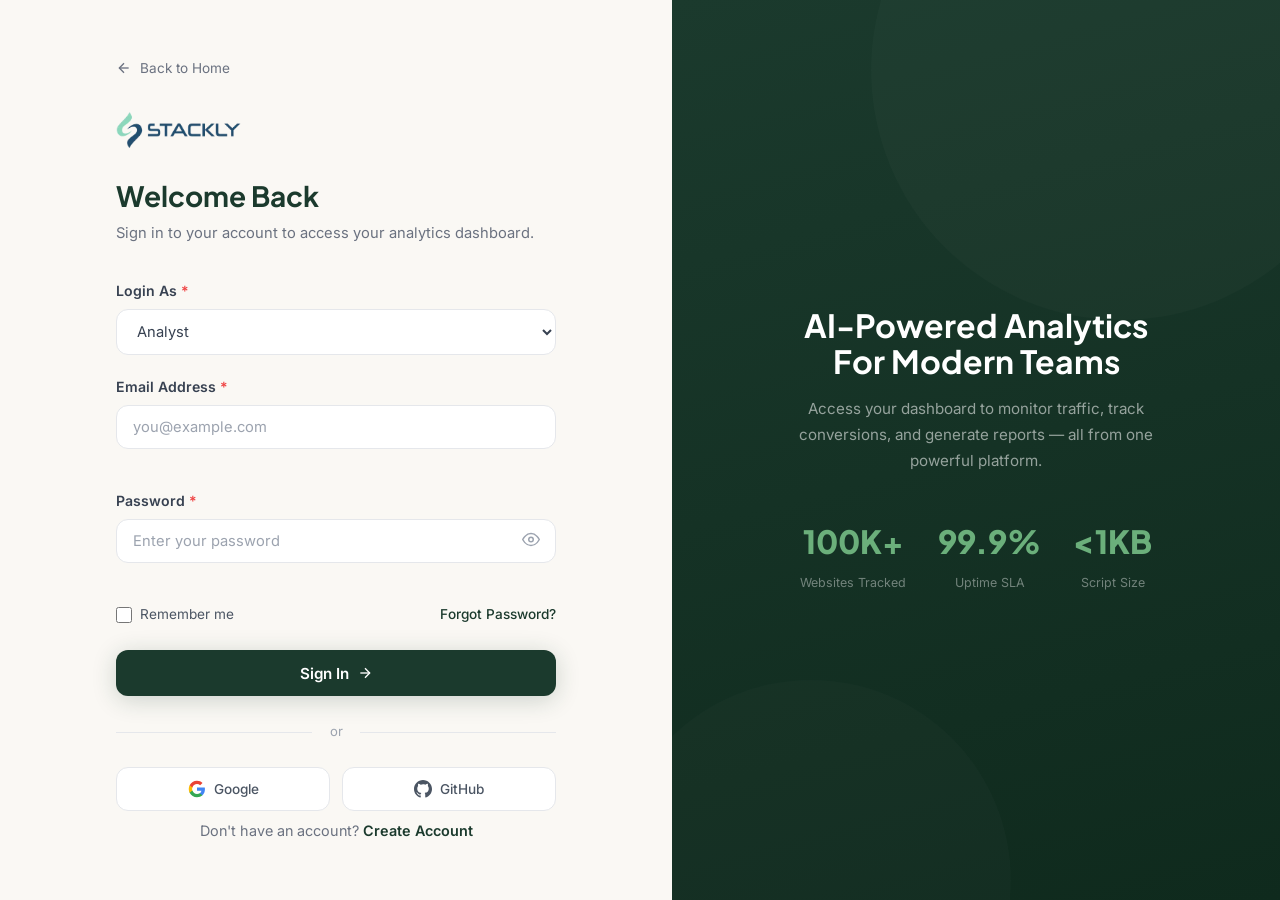
<file: data-sources.html>
<!DOCTYPE html>
<html lang="en">
<head>
  <meta charset="UTF-8" />
  <meta name="viewport" content="width=device-width, initial-scale=1.0" />
  <title>Data Sources — Stackly AI Analytics</title>
  <link rel="stylesheet" href="css/style.css" />
  <link rel="stylesheet" href="css/dashboard.css" />
  <script src="js/auth.js"></script>
  <script>document.addEventListener('DOMContentLoaded', () => { if (!authProtectRoute()) return; authApplyRBAC(); });</script>
</head>
<body>

<aside class="dashboard-sidebar" id="sidebar">
  <div class="sidebar-header"><a href="index.html" class="sidebar-logo"><img src="images/logo-stackly.webp" alt="Stackly" /></a><button class="sidebar-close" id="sidebarClose"><svg width="20" height="20" viewBox="0 0 24 24" fill="none" stroke="currentColor" stroke-width="2"><line x1="18" y1="6" x2="6" y2="18"/><line x1="6" y1="6" x2="18" y2="18"/></svg></button></div>
  <div class="sidebar-user"><div class="sidebar-user-avatar" id="sb-avatar">U</div><div><div class="sidebar-user-name" id="sb-name">User</div><div class="sidebar-user-role" id="sb-role">Role</div><div class="sidebar-user-email" id="sb-email">email</div></div></div>
  <nav class="sidebar-nav">
    <div class="nav-label">Main Menu</div>
    <a href="dashboard.html" class="sidebar-link"><svg viewBox="0 0 24 24" fill="none" stroke="currentColor" stroke-width="2"><rect x="3" y="3" width="7" height="7"/><rect x="14" y="3" width="7" height="7"/><rect x="14" y="14" width="7" height="7"/><rect x="3" y="14" width="7" height="7"/></svg> Dashboard</a>
    <a href="reports.html" class="sidebar-link"><svg viewBox="0 0 24 24" fill="none" stroke="currentColor" stroke-width="2"><line x1="18" y1="20" x2="18" y2="10"/><line x1="12" y1="20" x2="12" y2="4"/><line x1="6" y1="20" x2="6" y2="14"/></svg> Reports</a>
    <a href="insights.html" class="sidebar-link"><svg viewBox="0 0 24 24" fill="none" stroke="currentColor" stroke-width="2"><path d="M21 16V8a2 2 0 0 0-1-1.73l-7-4a2 2 0 0 0-2 0l-7 4A2 2 0 0 0 3 8v8a2 2 0 0 0 1 1.73l7 4a2 2 0 0 0 2 0l7-4A2 2 0 0 0 21 16z"></path><polyline points="3.27 6.96 12 12.01 20.73 6.96"></polyline><line x1="12" y1="22.08" x2="12" y2="12"></line></svg> AI Insights</a>
    <a href="campaigns.html" class="sidebar-link"><svg viewBox="0 0 24 24" fill="none" stroke="currentColor" stroke-width="2"><polygon points="12 2 15.09 8.26 22 9.27 17 14.14 18.18 21.02 12 17.77 5.82 21.02 7 14.14 2 9.27 8.91 8.26 12 2"></polygon></svg> Campaigns</a>
    <a href="data-sources.html" class="sidebar-link active"><svg viewBox="0 0 24 24" fill="none" stroke="currentColor" stroke-width="2"><ellipse cx="12" cy="5" rx="9" ry="3"/><path d="M21 12c0 1.66-4 3-9 3s-9-1.34-9-3"/><path d="M3 5v14c0 1.66 4 3 9 3s9-1.34 9-3V5"/></svg> Data Sources</a>
    <div data-role="admin-only"><div class="nav-label" style="margin-top:1rem;">Administration</div><a href="users.html" class="sidebar-link"><svg viewBox="0 0 24 24" fill="none" stroke="currentColor" stroke-width="2"><path d="M17 21v-2a4 4 0 00-4-4H5a4 4 0 00-4 4v2"/><circle cx="9" cy="7" r="4"/><path d="M23 21v-2a4 4 0 00-3-3.87"/><path d="M16 3.13a4 4 0 010 7.75"/></svg> Users</a></div>
  </nav>
  <div class="sidebar-footer"><button onclick="authLogout()" class="sidebar-link" style="width:100%;color:var(--danger);justify-content:center;border:1px solid rgba(239,68,68,0.2);"><svg viewBox="0 0 24 24" fill="none" stroke="currentColor" stroke-width="2"><path d="M9 21H5a2 2 0 01-2-2V5a2 2 0 012-2h4"/><polyline points="16 17 21 12 16 7"/><line x1="21" y1="12" x2="9" y2="12"/></svg> Logout</button></div>
</aside>

<main class="dashboard-main">
  <header class="dashboard-topbar">
    <div style="display:flex;align-items:center;gap:1rem;">
      <button class="mobile-menu-btn" id="mobileMenuBtn"><svg viewBox="0 0 24 24" fill="none" stroke="currentColor" stroke-width="2"><line x1="3" y1="12" x2="21" y2="12"/><line x1="3" y1="6" x2="21" y2="6"/><line x1="3" y1="18" x2="21" y2="18"/></svg></button>
      <h1 class="dashboard-title">Data Sources & Integrations</h1>
    </div>
    <div class="topbar-right"><span id="topbar-name" style="font-size:0.9rem;color:var(--gray-500);"></span><div class="topbar-avatar" id="topbarAvatar" onclick="window.location.href='404.html'" style="cursor:pointer;">U</div></div>
  </header>

  <div class="dashboard-content">
    <!-- Stats -->
    <div class="dash-stats-grid">
      <div class="dash-stat-card">
        <div class="dash-stat-icon" style="background:rgba(27,58,45,0.08);color:var(--primary);"><svg width="22" height="22" viewBox="0 0 24 24" fill="none" stroke="currentColor" stroke-width="2"><ellipse cx="12" cy="5" rx="9" ry="3"/><path d="M21 12c0 1.66-4 3-9 3s-9-1.34-9-3"/><path d="M3 5v14c0 1.66 4 3 9 3s9-1.34 9-3V5"/></svg></div>
        <div class="dash-stat-info"><h4>Connected Sources</h4><div class="val">8</div></div>
      </div>
      <div class="dash-stat-card">
        <div class="dash-stat-icon" style="background:var(--success-bg);color:var(--success);"><svg width="22" height="22" viewBox="0 0 24 24" fill="none" stroke="currentColor" stroke-width="2"><path d="M22 11.08V12a10 10 0 11-5.93-9.14"/><polyline points="22 4 12 14.01 9 11.01"/></svg></div>
        <div class="dash-stat-info"><h4>Active Pipelines</h4><div class="val">6</div></div>
      </div>
      <div class="dash-stat-card">
        <div class="dash-stat-icon" style="background:var(--info-bg);color:var(--info);"><svg width="22" height="22" viewBox="0 0 24 24" fill="none" stroke="currentColor" stroke-width="2"><polyline points="22 12 18 12 15 21 9 3 6 12 2 12"/></svg></div>
        <div class="dash-stat-info"><h4>Events Today</h4><div class="val">24,892</div></div>
      </div>
      <div class="dash-stat-card">
        <div class="dash-stat-icon" style="background:var(--warning-bg);color:var(--warning);"><svg width="22" height="22" viewBox="0 0 24 24" fill="none" stroke="currentColor" stroke-width="2"><circle cx="12" cy="12" r="10"/><polyline points="12 6 12 12 16 14"/></svg></div>
        <div class="dash-stat-info"><h4>Avg. Latency</h4><div class="val">42ms</div></div>
      </div>
    </div>

    <!-- Connected Sources -->
    <div style="display:flex;align-items:center;justify-content:space-between;margin-bottom:1.5rem;">
      <h3 style="font-size:1.1rem;font-weight:700;color:var(--primary);">Connected Data Sources</h3>
      <button class="btn btn-sm btn-primary" onclick="window.location.href='404.html'">
        <svg width="14" height="14" viewBox="0 0 24 24" fill="none" stroke="currentColor" stroke-width="2"><line x1="12" y1="5" x2="12" y2="19"/><line x1="5" y1="12" x2="19" y2="12"/></svg>
        Add Source
      </button>
    </div>

    <div class="ds-grid">
      <!-- Website Tracker -->
      <div class="ds-card">
        <div class="ds-card-header">
          <div class="ds-card-icon" style="background:rgba(27,58,45,0.08);color:var(--primary);">
            <svg width="20" height="20" viewBox="0 0 24 24" fill="none" stroke="currentColor" stroke-width="2"><circle cx="12" cy="12" r="10"/><line x1="2" y1="12" x2="22" y2="12"/><path d="M12 2a15.3 15.3 0 014 10 15.3 15.3 0 01-4 10 15.3 15.3 0 01-4-10 15.3 15.3 0 014-10z"/></svg>
          </div>
          <span class="status-badge status-connected">Connected</span>
        </div>
        <h4>Website Tracker</h4>
        <p>stackly.com — Primary analytics script embedded across all pages.</p>
        <div class="ds-card-stats">
          <div class="ds-card-stat"><div class="val">128K</div><div class="lbl">Page Views</div></div>
          <div class="ds-card-stat"><div class="val">99.9%</div><div class="lbl">Uptime</div></div>
          <div class="ds-card-stat"><div class="val">32ms</div><div class="lbl">Latency</div></div>
        </div>
      </div>

      <!-- API Integration -->
      <div class="ds-card">
        <div class="ds-card-header">
          <div class="ds-card-icon" style="background:var(--info-bg);color:var(--info);">
            <svg width="20" height="20" viewBox="0 0 24 24" fill="none" stroke="currentColor" stroke-width="2"><polyline points="16 18 22 12 16 6"/><polyline points="8 6 2 12 8 18"/></svg>
          </div>
          <span class="status-badge status-connected">Connected</span>
        </div>
        <h4>REST API</h4>
        <p>Custom events via API — Server-side event tracking for backend systems.</p>
        <div class="ds-card-stats">
          <div class="ds-card-stat"><div class="val">8.4K</div><div class="lbl">Events/Day</div></div>
          <div class="ds-card-stat"><div class="val">100%</div><div class="lbl">Success</div></div>
          <div class="ds-card-stat"><div class="val">18ms</div><div class="lbl">Latency</div></div>
        </div>
      </div>

      <!-- Shopify -->
      <div class="ds-card">
        <div class="ds-card-header">
          <div class="ds-card-icon" style="background:var(--success-bg);color:var(--success);">
            <svg width="20" height="20" viewBox="0 0 24 24" fill="none" stroke="currentColor" stroke-width="2"><circle cx="9" cy="21" r="1"/><circle cx="20" cy="21" r="1"/><path d="M1 1h4l2.68 13.39a2 2 0 002 1.61h9.72a2 2 0 002-1.61L23 6H6"/></svg>
          </div>
          <span class="status-badge status-connected">Connected</span>
        </div>
        <h4>Shopify Store</h4>
        <p>E-commerce tracking — Purchase events, cart abandonment, and revenue.</p>
        <div class="ds-card-stats">
          <div class="ds-card-stat"><div class="val">$72K</div><div class="lbl">Revenue</div></div>
          <div class="ds-card-stat"><div class="val">3.2K</div><div class="lbl">Orders</div></div>
          <div class="ds-card-stat"><div class="val">4.1%</div><div class="lbl">Conv. Rate</div></div>
        </div>
      </div>

      <!-- WordPress -->
      <div class="ds-card">
        <div class="ds-card-header">
          <div class="ds-card-icon" style="background:rgba(139,92,246,0.1);color:#8b5cf6;">
            <svg width="20" height="20" viewBox="0 0 24 24" fill="none" stroke="currentColor" stroke-width="2"><path d="M4 19.5A2.5 2.5 0 016.5 17H20"/><path d="M6.5 2H20v20H6.5A2.5 2.5 0 014 19.5v-15A2.5 2.5 0 016.5 2z"/></svg>
          </div>
          <span class="status-badge status-connected">Connected</span>
        </div>
        <h4>WordPress Blog</h4>
        <p>Content analytics — Article performance, reading depth, and engagement.</p>
        <div class="ds-card-stats">
          <div class="ds-card-stat"><div class="val">24.9K</div><div class="lbl">Page Views</div></div>
          <div class="ds-card-stat"><div class="val">4:18</div><div class="lbl">Avg. Read</div></div>
          <div class="ds-card-stat"><div class="val">68%</div><div class="lbl">Scroll Depth</div></div>
        </div>
      </div>

      <!-- Slack Webhook -->
      <div class="ds-card">
        <div class="ds-card-header">
          <div class="ds-card-icon" style="background:var(--warning-bg);color:var(--warning);">
            <svg width="20" height="20" viewBox="0 0 24 24" fill="none" stroke="currentColor" stroke-width="2"><path d="M18 8A6 6 0 006 8c0 7-3 9-3 9h18s-3-2-3-9"/><path d="M13.73 21a2 2 0 01-3.46 0"/></svg>
          </div>
          <span class="status-badge status-connected">Connected</span>
        </div>
        <h4>Slack Alerts</h4>
        <p>Real-time notifications — Traffic anomalies and goal completions sent to Slack.</p>
        <div class="ds-card-stats">
          <div class="ds-card-stat"><div class="val">142</div><div class="lbl">Alerts Sent</div></div>
          <div class="ds-card-stat"><div class="val">98%</div><div class="lbl">Delivery</div></div>
          <div class="ds-card-stat"><div class="val">< 1s</div><div class="lbl">Delay</div></div>
        </div>
      </div>

      <!-- Email Reports -->
      <div class="ds-card">
        <div class="ds-card-header">
          <div class="ds-card-icon" style="background:var(--danger-bg);color:var(--danger);">
            <svg width="20" height="20" viewBox="0 0 24 24" fill="none" stroke="currentColor" stroke-width="2"><path d="M4 4h16c1.1 0 2 .9 2 2v12c0 1.1-.9 2-2 2H4c-1.1 0-2-.9-2-2V6c0-1.1.9-2 2-2z"/><polyline points="22,6 12,13 2,6"/></svg>
          </div>
          <span class="status-badge status-connected">Connected</span>
        </div>
        <h4>Email Reports</h4>
        <p>Automated weekly digests — Summary reports sent to team members every Monday.</p>
        <div class="ds-card-stats">
          <div class="ds-card-stat"><div class="val">24</div><div class="lbl">Recipients</div></div>
          <div class="ds-card-stat"><div class="val">Weekly</div><div class="lbl">Frequency</div></div>
          <div class="ds-card-stat"><div class="val">92%</div><div class="lbl">Open Rate</div></div>
        </div>
      </div>

      <!-- Google Search Console -->
      <div class="ds-card">
        <div class="ds-card-header">
          <div class="ds-card-icon" style="background:rgba(27,58,45,0.06);color:var(--sage);">
            <svg width="20" height="20" viewBox="0 0 24 24" fill="none" stroke="currentColor" stroke-width="2"><circle cx="11" cy="11" r="8"/><line x1="21" y1="21" x2="16.65" y2="16.65"/></svg>
          </div>
          <span class="status-badge status-pending">Syncing</span>
        </div>
        <h4>Google Search Console</h4>
        <p>SEO data import — Search queries, impressions, click-through rates.</p>
        <div class="ds-card-stats">
          <div class="ds-card-stat"><div class="val">5.2K</div><div class="lbl">Queries</div></div>
          <div class="ds-card-stat"><div class="val">180K</div><div class="lbl">Impressions</div></div>
          <div class="ds-card-stat"><div class="val">2.8%</div><div class="lbl">Avg. CTR</div></div>
        </div>
      </div>

      <!-- Add New Source -->
      <div class="ds-card" style="border:2px dashed var(--gray-300);display:flex;flex-direction:column;align-items:center;justify-content:center;cursor:pointer;min-height:220px;" onclick="window.location.href='404.html'">
        <div style="width:48px;height:48px;border-radius:50%;background:var(--gray-100);display:flex;align-items:center;justify-content:center;margin-bottom:1rem;color:var(--gray-400);">
          <svg width="24" height="24" viewBox="0 0 24 24" fill="none" stroke="currentColor" stroke-width="2"><line x1="12" y1="5" x2="12" y2="19"/><line x1="5" y1="12" x2="19" y2="12"/></svg>
        </div>
        <h4 style="color:var(--gray-500);font-weight:600;">Add New Source</h4>
        <p style="text-align:center;font-size:0.82rem;">Connect a new data source or integration to expand your analytics.</p>
      </div>
    </div>

    <!-- API Status Table -->
    <div class="dash-row-full" style="margin-top:2rem;">
      <div class="dash-panel">
        <div class="dash-panel-header"><h3 class="dash-panel-title">Pipeline Health (Last 24 Hours)</h3></div>
        <div class="table-wrapper">
          <table>
            <thead><tr><th>Source</th><th>Events Processed</th><th>Errors</th><th>Error Rate</th><th>Avg. Latency</th><th>Status</th></tr></thead>
            <tbody>
              <tr><td><strong style="color:var(--primary);">Website Tracker</strong></td><td>128,472</td><td>12</td><td>0.009%</td><td>32ms</td><td><span class="status-badge status-active">Healthy</span></td></tr>
              <tr><td><strong style="color:var(--primary);">REST API</strong></td><td>8,420</td><td>3</td><td>0.036%</td><td>18ms</td><td><span class="status-badge status-active">Healthy</span></td></tr>
              <tr><td><strong style="color:var(--primary);">Shopify Store</strong></td><td>4,280</td><td>0</td><td>0.000%</td><td>45ms</td><td><span class="status-badge status-active">Healthy</span></td></tr>
              <tr><td><strong style="color:var(--primary);">WordPress Blog</strong></td><td>6,120</td><td>2</td><td>0.033%</td><td>38ms</td><td><span class="status-badge status-active">Healthy</span></td></tr>
              <tr><td><strong style="color:var(--primary);">Slack Alerts</strong></td><td>142</td><td>1</td><td>0.704%</td><td>820ms</td><td><span class="status-badge status-pending">Degraded</span></td></tr>
              <tr><td><strong style="color:var(--primary);">Email Reports</strong></td><td>24</td><td>0</td><td>0.000%</td><td>2.1s</td><td><span class="status-badge status-active">Healthy</span></td></tr>
              <tr><td><strong style="color:var(--primary);">Search Console</strong></td><td>5,200</td><td>148</td><td>2.846%</td><td>1.4s</td><td><span class="status-badge status-pending">Syncing</span></td></tr>
            </tbody>
          </table>
        </div>
      </div>
    </div>
  </div>
</main>

<div id="toast-container" aria-live="polite"></div>
<script src="js/main.js"></script>
</body>
</html>
</file>
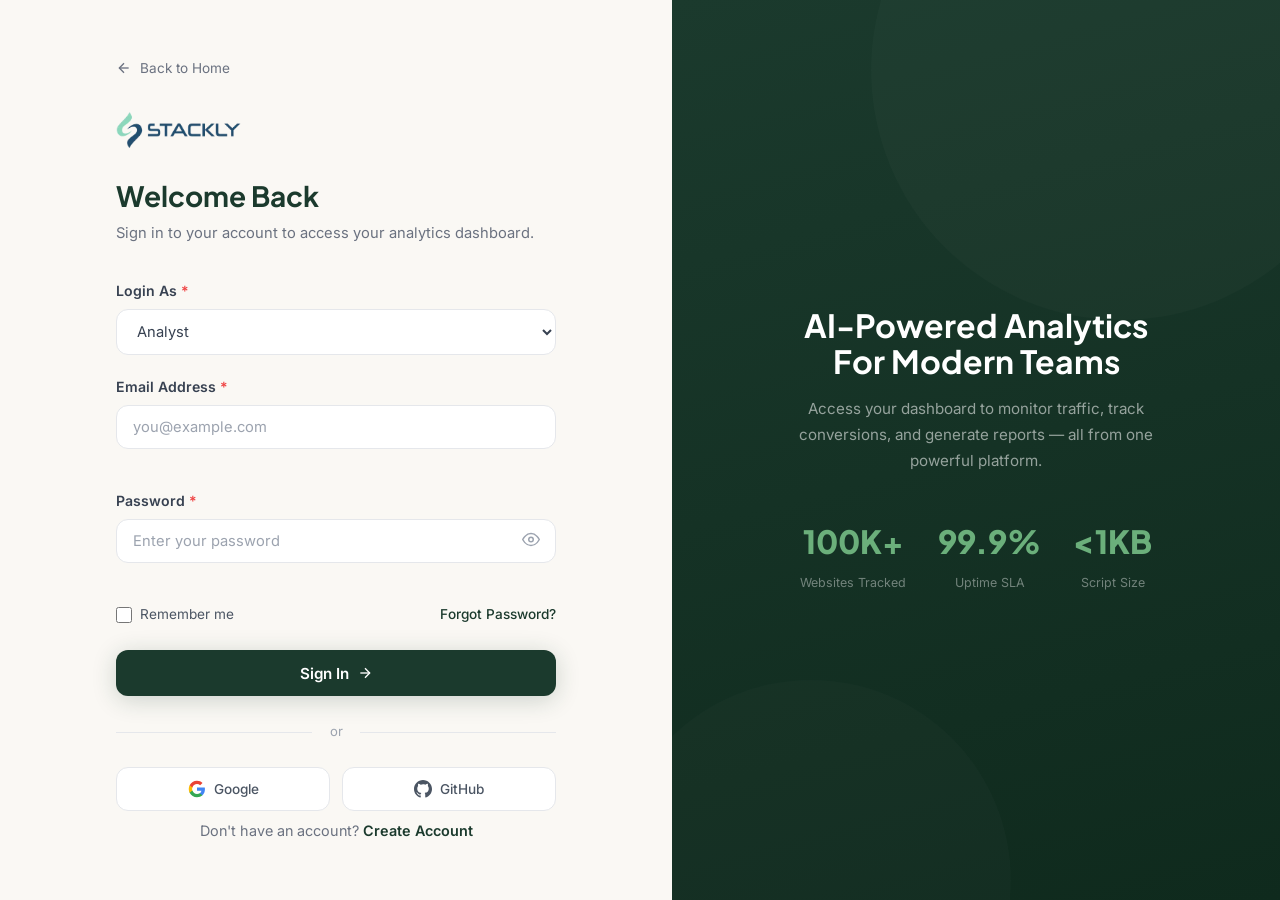
<file: login.html>
<!DOCTYPE html>
<html lang="en">
<head>
  <meta charset="UTF-8" />
  <meta name="viewport" content="width=device-width, initial-scale=1.0" />
  <title>Sign In — Stackly AI Analytics</title>
  <meta name="description" content="Sign in to your Stackly AI Analytics account to access dashboards, reports, and manage your analytics." />
  <link rel="stylesheet" href="css/style.css" />
  <link rel="stylesheet" href="css/auth.css" />
</head>
<body>

  <div class="auth-page">
    <div class="auth-left">
      <div class="auth-card">
        <a href="index.html" class="auth-back-btn">
          <svg viewBox="0 0 24 24" fill="none" stroke="currentColor" stroke-width="2"><line x1="19" y1="12" x2="5" y2="12"/><polyline points="12 19 5 12 12 5"/></svg>
          Back to Home
        </a>
        <a href="index.html"><img src="images/logo-stackly.webp" alt="Stackly" class="auth-logo" /></a>
        <h2>Welcome Back</h2>
        <p class="auth-subtitle">Sign in to your account to access your analytics dashboard.</p>

        <form id="loginForm">
          <div class="form-group">
            <label>Login As <span class="required">*</span></label>
            <select class="form-control" id="login-role" required style="cursor:pointer;">
              <option value="analyst">Analyst</option>
              <option value="admin">Administrator</option>
            </select>
          </div>
          <div class="form-group">
            <label>Email Address <span class="required">*</span></label>
            <input type="email" class="form-control" id="login-email" required placeholder="you@example.com" />
            <div class="form-error"></div>
          </div>

          <div class="form-group">
            <label>Password <span class="required">*</span></label>
            <div class="password-wrapper">
              <input type="password" class="form-control" id="login-password" required minlength="6" placeholder="Enter your password" />
              <button type="button" class="password-toggle">
                <svg width="18" height="18" viewBox="0 0 24 24" fill="none" stroke="currentColor" stroke-width="2"><path d="M1 12s4-8 11-8 11 8 11 8-4 8-11 8-11-8-11-8z"/><circle cx="12" cy="12" r="3"/></svg>
              </button>
            </div>
            <div class="form-error"></div>
          </div>

          <div style="display:flex;justify-content:space-between;align-items:center;margin-bottom:1.5rem;">
            <div class="form-check" style="margin:0;">
              <input type="checkbox" id="remember" />
              <label for="remember">Remember me</label>
            </div>
            <a href="404.html" style="font-size:0.85rem;color:var(--primary);font-weight:500;">Forgot Password?</a>
          </div>

          <button type="submit" class="btn btn-primary" style="width:100%;justify-content:center;">
            Sign In
            <svg width="16" height="16" viewBox="0 0 24 24" fill="none" stroke="currentColor" stroke-width="2"><line x1="5" y1="12" x2="19" y2="12"/><polyline points="12 5 19 12 12 19"/></svg>
          </button>

          <div id="loginError" style="display:none;margin-top:1rem;padding:0.75rem;background:var(--danger-bg);border:1px solid rgba(239,68,68,0.2);border-radius:var(--radius-sm);color:var(--danger);font-size:0.85rem;text-align:center;"></div>
        </form>

        <div class="auth-divider">or</div>

        <div class="social-auth">
          <button class="social-auth-btn" onclick="window.location.href='404.html'">
            <svg width="18" height="18" viewBox="0 0 24 24" fill="none"><path d="M22.56 12.25c0-.78-.07-1.53-.2-2.25H12v4.26h5.92a5.06 5.06 0 01-2.2 3.32v2.77h3.57c2.08-1.92 3.28-4.74 3.28-8.1z" fill="#4285F4"/><path d="M12 23c2.97 0 5.46-.98 7.28-2.66l-3.57-2.77c-.98.66-2.23 1.06-3.71 1.06-2.86 0-5.29-1.93-6.16-4.53H2.18v2.84C3.99 20.53 7.7 23 12 23z" fill="#34A853"/><path d="M5.84 14.09c-.22-.66-.35-1.36-.35-2.09s.13-1.43.35-2.09V7.07H2.18C1.43 8.55 1 10.22 1 12s.43 3.45 1.18 4.93l2.85-2.22.81-.62z" fill="#FBBC05"/><path d="M12 5.38c1.62 0 3.06.56 4.21 1.64l3.15-3.15C17.45 2.09 14.97 1 12 1 7.7 1 3.99 3.47 2.18 7.07l3.66 2.84c.87-2.6 3.3-4.53 6.16-4.53z" fill="#EA4335"/></svg>
            Google
          </button>
          <button class="social-auth-btn" onclick="window.location.href='404.html'">
            <svg width="18" height="18" viewBox="0 0 24 24" fill="currentColor"><path d="M12 0c-6.626 0-12 5.373-12 12 0 5.302 3.438 9.8 8.207 11.387.599.111.793-.261.793-.577v-2.234c-3.338.726-4.033-1.416-4.033-1.416-.546-1.387-1.333-1.756-1.333-1.756-1.089-.745.083-.729.083-.729 1.205.084 1.839 1.237 1.839 1.237 1.07 1.834 2.807 1.304 3.492.997.107-.775.418-1.305.762-1.604-2.665-.305-5.467-1.334-5.467-5.931 0-1.311.469-2.381 1.236-3.221-.124-.303-.535-1.524.117-3.176 0 0 1.008-.322 3.301 1.23A11.509 11.509 0 0112 5.803c1.02.005 2.047.138 3.006.404 2.291-1.552 3.297-1.23 3.297-1.23.653 1.653.242 2.874.118 3.176.77.84 1.235 1.911 1.235 3.221 0 4.609-2.807 5.624-5.479 5.921.43.372.823 1.102.823 2.222v3.293c0 .319.192.694.801.576C20.566 21.797 24 17.3 24 12c0-6.627-5.373-12-12-12z"/></svg>
            GitHub
          </button>
        </div>

        <div class="auth-link">
          Don't have an account? <a href="signup.html">Create Account</a>
        </div>
      </div>
    </div>

    <div class="auth-right">
      <div class="auth-right-content">
        <h2>AI-Powered Analytics<br/>For Modern Teams</h2>
        <p>Access your dashboard to monitor traffic, track conversions, and generate reports — all from one powerful platform.</p>
        <div class="auth-right-stats">
          <div class="auth-right-stat">
            <div class="val">100K+</div>
            <div class="lbl">Websites Tracked</div>
          </div>
          <div class="auth-right-stat">
            <div class="val">99.9%</div>
            <div class="lbl">Uptime SLA</div>
          </div>
          <div class="auth-right-stat">
            <div class="val"><1KB</div>
            <div class="lbl">Script Size</div>
          </div>
        </div>
      </div>
    </div>
  </div>

  <script src="js/auth.js"></script>
  <script src="js/main.js"></script>
  <script>
    if (authIsLoggedIn()) window.location.href = 'dashboard.html';

    document.getElementById('loginForm').addEventListener('submit', function(e) {
      e.preventDefault();
      const email = document.getElementById('login-email');
      const password = document.getElementById('login-password');
      const role = document.getElementById('login-role');
      const errorDiv = document.getElementById('loginError');

      let valid = true;
      if (!validateField(email)) valid = false;
      if (!validateField(password)) valid = false;
      if (!valid) return;

      const result = authLogin(email.value.trim(), password.value, role.value);
      if (result.success) {
        window.location.href = 'dashboard.html';
      } else {
        errorDiv.textContent = result.message;
        errorDiv.style.display = 'block';
      }
    });
  </script>
</body>
</html>
</file>
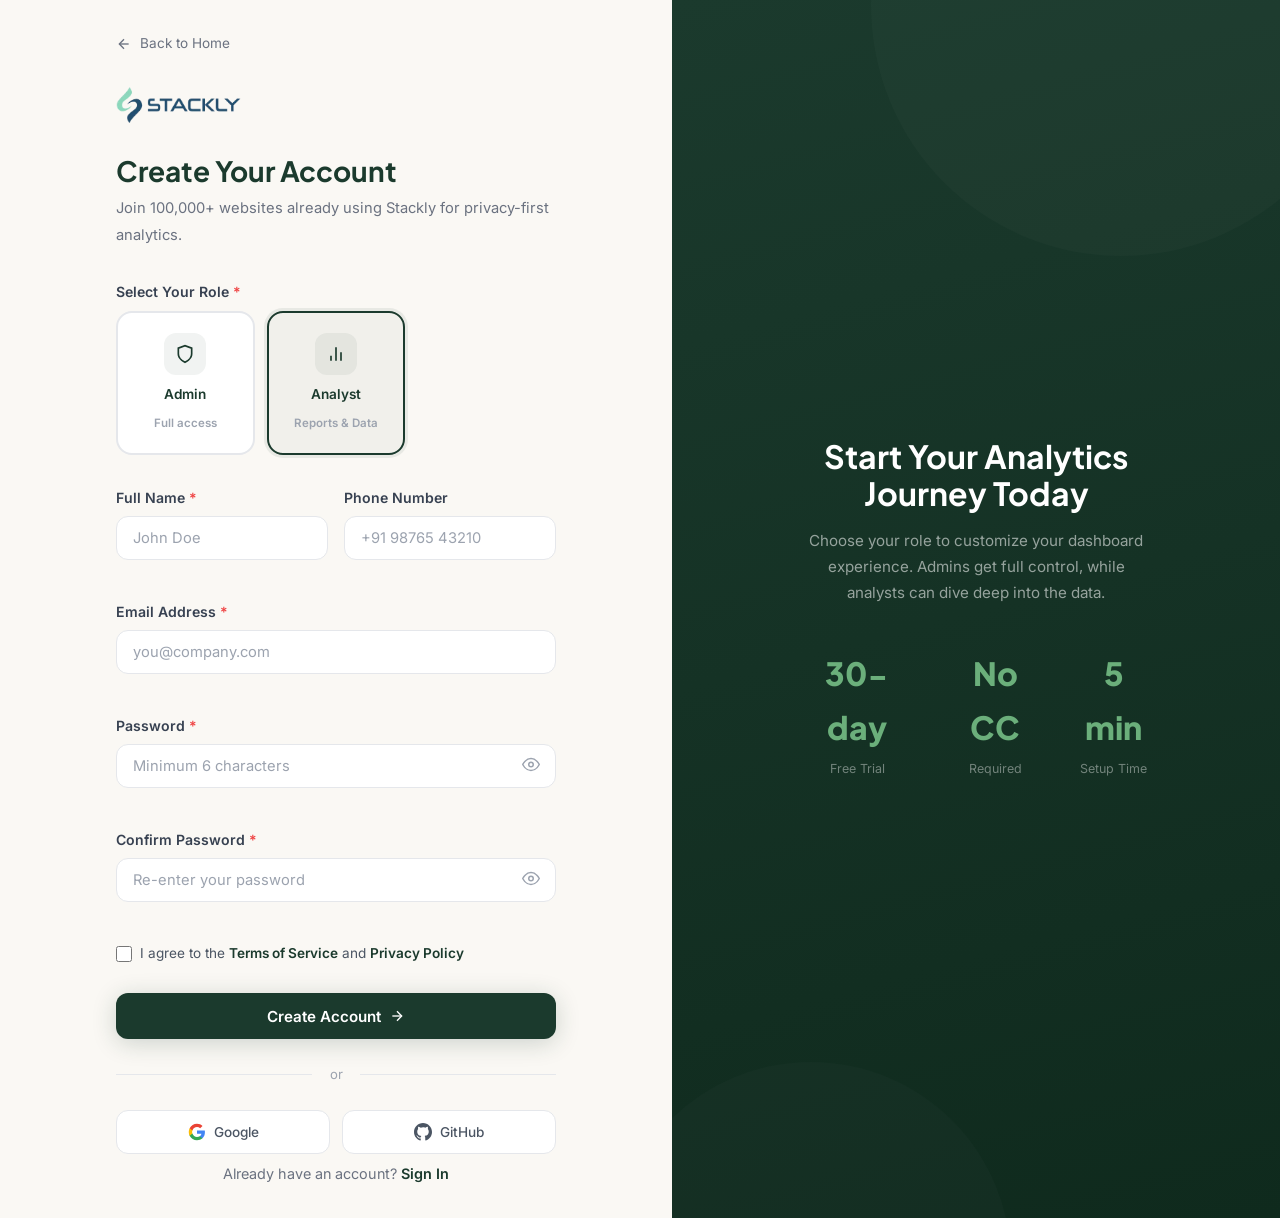
<file: signup.html>
<!DOCTYPE html>
<html lang="en">
<head>
  <meta charset="UTF-8" />
  <meta name="viewport" content="width=device-width, initial-scale=1.0" />
  <title>Create Account — Stackly AI Analytics</title>
  <meta name="description" content="Create your Stackly AI Analytics account. Choose your role and start tracking website analytics with privacy-first tools." />
  <link rel="stylesheet" href="css/style.css" />
  <link rel="stylesheet" href="css/auth.css" />
</head>
<body>

  <div class="auth-page">
    <div class="auth-left">
      <div class="auth-card">
        <a href="index.html" class="auth-back-btn">
          <svg viewBox="0 0 24 24" fill="none" stroke="currentColor" stroke-width="2"><line x1="19" y1="12" x2="5" y2="12"/><polyline points="12 19 5 12 12 5"/></svg>
          Back to Home
        </a>
        <a href="index.html"><img src="images/logo-stackly.webp" alt="Stackly" class="auth-logo" /></a>
        <h2>Create Your Account</h2>
        <p class="auth-subtitle">Join 100,000+ websites already using Stackly for privacy-first analytics.</p>

        <form id="signupForm">
          <!-- RBAC Role Selector -->
          <div class="form-group">
            <label>Select Your Role <span class="required">*</span></label>
            <div class="role-selector">
              <label class="role-option">
                <input type="radio" name="role" value="admin" />
                <div class="role-option-label">
                  <div class="role-option-icon">
                    <svg width="20" height="20" viewBox="0 0 24 24" fill="none" stroke="currentColor" stroke-width="2"><path d="M12 22s8-4 8-10V5l-8-3-8 3v7c0 6 8 10 8 10z"/></svg>
                  </div>
                  <span class="role-name">Admin</span>
                  <span class="role-desc">Full access</span>
                </div>
              </label>
              <label class="role-option">
                <input type="radio" name="role" value="analyst" checked />
                <div class="role-option-label">
                  <div class="role-option-icon">
                    <svg width="20" height="20" viewBox="0 0 24 24" fill="none" stroke="currentColor" stroke-width="2"><line x1="18" y1="20" x2="18" y2="10"/><line x1="12" y1="20" x2="12" y2="4"/><line x1="6" y1="20" x2="6" y2="14"/></svg>
                  </div>
                  <span class="role-name">Analyst</span>
                  <span class="role-desc">Reports & Data</span>
                </div>
              </label>
            </div>
          </div>

          <div class="form-row">
            <div class="form-group">
              <label>Full Name <span class="required">*</span></label>
              <input type="text" class="form-control" id="signup-name" required placeholder="John Doe" />
              <div class="form-error"></div>
            </div>
            <div class="form-group">
              <label>Phone Number</label>
              <input type="tel" class="form-control" id="signup-phone" placeholder="+91 98765 43210" />
              <div class="form-error"></div>
            </div>
          </div>

          <div class="form-group">
            <label>Email Address <span class="required">*</span></label>
            <input type="email" class="form-control" id="signup-email" required placeholder="you@company.com" />
            <div class="form-error"></div>
          </div>

          <div class="form-group">
            <label>Password <span class="required">*</span></label>
            <div class="password-wrapper">
              <input type="password" class="form-control" id="signup-password" required minlength="6" placeholder="Minimum 6 characters" />
              <button type="button" class="password-toggle">
                <svg width="18" height="18" viewBox="0 0 24 24" fill="none" stroke="currentColor" stroke-width="2"><path d="M1 12s4-8 11-8 11 8 11 8-4 8-11 8-11-8-11-8z"/><circle cx="12" cy="12" r="3"/></svg>
              </button>
            </div>
            <div class="form-error"></div>
          </div>

          <div class="form-group">
            <label>Confirm Password <span class="required">*</span></label>
            <div class="password-wrapper">
              <input type="password" class="form-control" id="signup-confirm" required minlength="6" placeholder="Re-enter your password" />
              <button type="button" class="password-toggle">
                <svg width="18" height="18" viewBox="0 0 24 24" fill="none" stroke="currentColor" stroke-width="2"><path d="M1 12s4-8 11-8 11 8 11 8-4 8-11 8-11-8-11-8z"/><circle cx="12" cy="12" r="3"/></svg>
              </button>
            </div>
            <div class="form-error"></div>
          </div>

          <div class="form-check">
            <input type="checkbox" id="terms" required />
            <label for="terms">I agree to the <a href="404.html" style="color:var(--primary);font-weight:600;">Terms of Service</a> and <a href="404.html" style="color:var(--primary);font-weight:600;">Privacy Policy</a></label>
          </div>

          <button type="submit" class="btn btn-primary" style="width:100%;justify-content:center;margin-top:1rem;">
            Create Account
            <svg width="16" height="16" viewBox="0 0 24 24" fill="none" stroke="currentColor" stroke-width="2"><line x1="5" y1="12" x2="19" y2="12"/><polyline points="12 5 19 12 12 19"/></svg>
          </button>

          <div id="signupError" style="display:none;margin-top:1rem;padding:0.75rem;background:var(--danger-bg);border:1px solid rgba(239,68,68,0.2);border-radius:var(--radius-sm);color:var(--danger);font-size:0.85rem;text-align:center;"></div>
        </form>

        <div class="auth-divider">or</div>

        <div class="social-auth">
          <button class="social-auth-btn" onclick="window.location.href='404.html'">
            <svg width="18" height="18" viewBox="0 0 24 24" fill="none"><path d="M22.56 12.25c0-.78-.07-1.53-.2-2.25H12v4.26h5.92a5.06 5.06 0 01-2.2 3.32v2.77h3.57c2.08-1.92 3.28-4.74 3.28-8.1z" fill="#4285F4"/><path d="M12 23c2.97 0 5.46-.98 7.28-2.66l-3.57-2.77c-.98.66-2.23 1.06-3.71 1.06-2.86 0-5.29-1.93-6.16-4.53H2.18v2.84C3.99 20.53 7.7 23 12 23z" fill="#34A853"/><path d="M5.84 14.09c-.22-.66-.35-1.36-.35-2.09s.13-1.43.35-2.09V7.07H2.18C1.43 8.55 1 10.22 1 12s.43 3.45 1.18 4.93l2.85-2.22.81-.62z" fill="#FBBC05"/><path d="M12 5.38c1.62 0 3.06.56 4.21 1.64l3.15-3.15C17.45 2.09 14.97 1 12 1 7.7 1 3.99 3.47 2.18 7.07l3.66 2.84c.87-2.6 3.3-4.53 6.16-4.53z" fill="#EA4335"/></svg>
            Google
          </button>
          <button class="social-auth-btn" onclick="window.location.href='404.html'">
            <svg width="18" height="18" viewBox="0 0 24 24" fill="currentColor"><path d="M12 0c-6.626 0-12 5.373-12 12 0 5.302 3.438 9.8 8.207 11.387.599.111.793-.261.793-.577v-2.234c-3.338.726-4.033-1.416-4.033-1.416-.546-1.387-1.333-1.756-1.333-1.756-1.089-.745.083-.729.083-.729 1.205.084 1.839 1.237 1.839 1.237 1.07 1.834 2.807 1.304 3.492.997.107-.775.418-1.305.762-1.604-2.665-.305-5.467-1.334-5.467-5.931 0-1.311.469-2.381 1.236-3.221-.124-.303-.535-1.524.117-3.176 0 0 1.008-.322 3.301 1.23A11.509 11.509 0 0112 5.803c1.02.005 2.047.138 3.006.404 2.291-1.552 3.297-1.23 3.297-1.23.653 1.653.242 2.874.118 3.176.77.84 1.235 1.911 1.235 3.221 0 4.609-2.807 5.624-5.479 5.921.43.372.823 1.102.823 2.222v3.293c0 .319.192.694.801.576C20.566 21.797 24 17.3 24 12c0-6.627-5.373-12-12-12z"/></svg>
            GitHub
          </button>
        </div>

        <div class="auth-link">
          Already have an account? <a href="login.html">Sign In</a>
        </div>
      </div>
    </div>

    <div class="auth-right">
      <div class="auth-right-content">
        <h2>Start Your Analytics<br/>Journey Today</h2>
        <p>Choose your role to customize your dashboard experience. Admins get full control, while analysts can dive deep into the data.</p>
        <div class="auth-right-stats">
          <div class="auth-right-stat">
            <div class="val">30-day</div>
            <div class="lbl">Free Trial</div>
          </div>
          <div class="auth-right-stat">
            <div class="val">No CC</div>
            <div class="lbl">Required</div>
          </div>
          <div class="auth-right-stat">
            <div class="val">5 min</div>
            <div class="lbl">Setup Time</div>
          </div>
        </div>
      </div>
    </div>
  </div>

  <script src="js/auth.js"></script>
  <script src="js/main.js"></script>
  <script>
    if (authIsLoggedIn()) window.location.href = 'dashboard.html';

    document.getElementById('signupForm').addEventListener('submit', function(e) {
      e.preventDefault();
      const name = document.getElementById('signup-name');
      const email = document.getElementById('signup-email');
      const password = document.getElementById('signup-password');
      const confirm = document.getElementById('signup-confirm');
      const phone = document.getElementById('signup-phone');
      const errorDiv = document.getElementById('signupError');
      const role = document.querySelector('input[name="role"]:checked');

      let valid = true;
      if (!validateField(name)) valid = false;
      if (!validateField(email)) valid = false;
      if (!validateField(password)) valid = false;
      if (!validateField(confirm)) valid = false;

      if (password.value !== confirm.value) {
        const confirmErr = confirm.closest('.form-group').querySelector('.form-error');
        if (confirmErr) confirmErr.textContent = 'Passwords do not match';
        confirm.style.borderColor = 'var(--danger)';
        valid = false;
      }

      if (!valid) return;

      const result = authSignup(name.value.trim(), email.value.trim(), password.value, phone.value.trim(), role ? role.value : 'viewer');
      if (result.success) {
        localStorage.setItem(AUTH_KEY, JSON.stringify(result.user));
        window.location.href = 'dashboard.html';
      } else {
        errorDiv.textContent = 'Signup failed. Please try again.';
        errorDiv.style.display = 'block';
      }
    });
  </script>
</body>
</html>
</file>
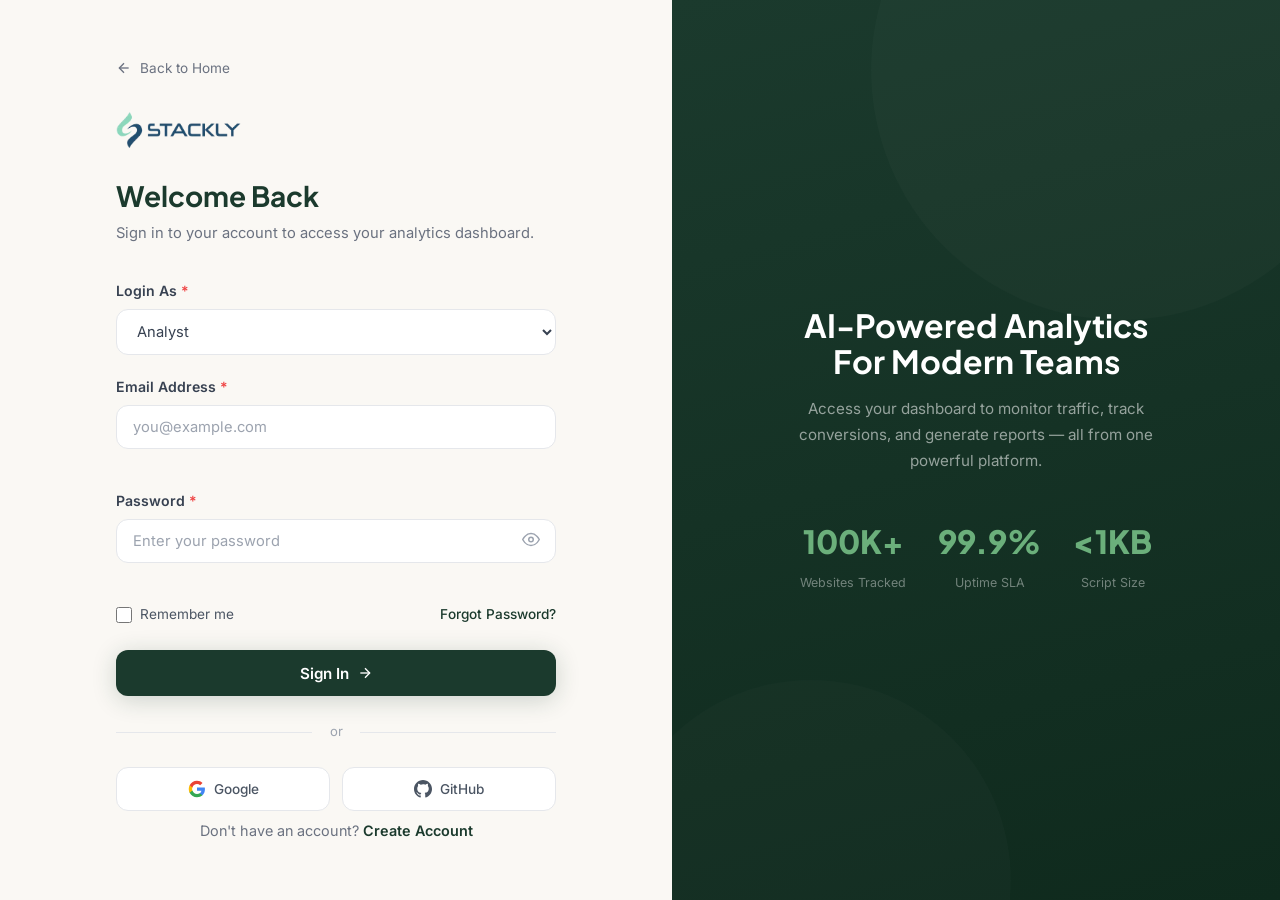
<file: users.html>
<!DOCTYPE html>
<html lang="en">
<head>
  <meta charset="UTF-8" />
  <meta name="viewport" content="width=device-width, initial-scale=1.0" />
  <title>Users — Stackly AI Analytics</title>
  <link rel="stylesheet" href="css/style.css" />
  <link rel="stylesheet" href="css/dashboard.css" />
  <script src="js/auth.js"></script>
  <script>document.addEventListener('DOMContentLoaded', () => { if (!authProtectRoute('admin')) return; authApplyRBAC(); });</script>
</head>
<body>

<aside class="dashboard-sidebar" id="sidebar">
  <div class="sidebar-header"><a href="index.html" class="sidebar-logo"><img src="images/logo-stackly.webp" alt="Stackly" /></a><button class="sidebar-close" id="sidebarClose"><svg width="20" height="20" viewBox="0 0 24 24" fill="none" stroke="currentColor" stroke-width="2"><line x1="18" y1="6" x2="6" y2="18"/><line x1="6" y1="6" x2="18" y2="18"/></svg></button></div>
  <div class="sidebar-user"><div class="sidebar-user-avatar" id="sb-avatar">U</div><div><div class="sidebar-user-name" id="sb-name">User</div><div class="sidebar-user-role" id="sb-role">Role</div><div class="sidebar-user-email" id="sb-email">email</div></div></div>
  <nav class="sidebar-nav">
    <div class="nav-label">Main Menu</div>
    <a href="dashboard.html" class="sidebar-link"><svg viewBox="0 0 24 24" fill="none" stroke="currentColor" stroke-width="2"><rect x="3" y="3" width="7" height="7"/><rect x="14" y="3" width="7" height="7"/><rect x="14" y="14" width="7" height="7"/><rect x="3" y="14" width="7" height="7"/></svg> Dashboard</a>
    <a href="reports.html" class="sidebar-link"><svg viewBox="0 0 24 24" fill="none" stroke="currentColor" stroke-width="2"><line x1="18" y1="20" x2="18" y2="10"/><line x1="12" y1="20" x2="12" y2="4"/><line x1="6" y1="20" x2="6" y2="14"/></svg> Reports</a>
    <a href="insights.html" class="sidebar-link"><svg viewBox="0 0 24 24" fill="none" stroke="currentColor" stroke-width="2"><path d="M21 16V8a2 2 0 0 0-1-1.73l-7-4a2 2 0 0 0-2 0l-7 4A2 2 0 0 0 3 8v8a2 2 0 0 0 1 1.73l7 4a2 2 0 0 0 2 0l7-4A2 2 0 0 0 21 16z"></path><polyline points="3.27 6.96 12 12.01 20.73 6.96"></polyline><line x1="12" y1="22.08" x2="12" y2="12"></line></svg> AI Insights</a>
    <a href="campaigns.html" class="sidebar-link"><svg viewBox="0 0 24 24" fill="none" stroke="currentColor" stroke-width="2"><polygon points="12 2 15.09 8.26 22 9.27 17 14.14 18.18 21.02 12 17.77 5.82 21.02 7 14.14 2 9.27 8.91 8.26 12 2"></polygon></svg> Campaigns</a>
    <a href="data-sources.html" class="sidebar-link"><svg viewBox="0 0 24 24" fill="none" stroke="currentColor" stroke-width="2"><ellipse cx="12" cy="5" rx="9" ry="3"/><path d="M21 12c0 1.66-4 3-9 3s-9-1.34-9-3"/><path d="M3 5v14c0 1.66 4 3 9 3s9-1.34 9-3V5"/></svg> Data Sources</a>
    <div data-role="admin-only"><div class="nav-label" style="margin-top:1rem;">Administration</div><a href="users.html" class="sidebar-link active"><svg viewBox="0 0 24 24" fill="none" stroke="currentColor" stroke-width="2"><path d="M17 21v-2a4 4 0 00-4-4H5a4 4 0 00-4 4v2"/><circle cx="9" cy="7" r="4"/><path d="M23 21v-2a4 4 0 00-3-3.87"/><path d="M16 3.13a4 4 0 010 7.75"/></svg> Users</a></div>
  </nav>
  <div class="sidebar-footer"><button onclick="authLogout()" class="sidebar-link" style="width:100%;color:var(--danger);justify-content:center;border:1px solid rgba(239,68,68,0.2);"><svg viewBox="0 0 24 24" fill="none" stroke="currentColor" stroke-width="2"><path d="M9 21H5a2 2 0 01-2-2V5a2 2 0 012-2h4"/><polyline points="16 17 21 12 16 7"/><line x1="21" y1="12" x2="9" y2="12"/></svg> Logout</button></div>
</aside>

<main class="dashboard-main">
  <header class="dashboard-topbar">
    <div style="display:flex;align-items:center;gap:1rem;">
      <button class="mobile-menu-btn" id="mobileMenuBtn"><svg viewBox="0 0 24 24" fill="none" stroke="currentColor" stroke-width="2"><line x1="3" y1="12" x2="21" y2="12"/><line x1="3" y1="6" x2="21" y2="6"/><line x1="3" y1="18" x2="21" y2="18"/></svg></button>
      <h1 class="dashboard-title">User Management</h1>
    </div>
    <div class="topbar-right"><span id="topbar-name" style="font-size:0.9rem;color:var(--gray-500);"></span><div class="topbar-avatar" id="topbarAvatar" onclick="window.location.href='404.html'" style="cursor:pointer;">U</div></div>
  </header>

  <div class="dashboard-content">
    <!-- Stats -->
    <div class="dash-stats-grid">
      <div class="dash-stat-card">
        <div class="dash-stat-icon" style="background:rgba(27,58,45,0.08);color:var(--primary);"><svg width="22" height="22" viewBox="0 0 24 24" fill="none" stroke="currentColor" stroke-width="2"><path d="M17 21v-2a4 4 0 00-4-4H5a4 4 0 00-4 4v2"/><circle cx="9" cy="7" r="4"/></svg></div>
        <div class="dash-stat-info"><h4>Total Users</h4><div class="val">1,248</div></div>
      </div>
      <div class="dash-stat-card">
        <div class="dash-stat-icon" style="background:rgba(27,58,45,0.08);color:var(--primary);"><svg width="22" height="22" viewBox="0 0 24 24" fill="none" stroke="currentColor" stroke-width="2"><path d="M12 22s8-4 8-10V5l-8-3-8 3v7c0 6 8 10 8 10z"/></svg></div>
        <div class="dash-stat-info"><h4>Admins</h4><div class="val">12</div></div>
      </div>
      <div class="dash-stat-card">
        <div class="dash-stat-icon" style="background:var(--info-bg);color:var(--info);"><svg width="22" height="22" viewBox="0 0 24 24" fill="none" stroke="currentColor" stroke-width="2"><line x1="18" y1="20" x2="18" y2="10"/><line x1="12" y1="20" x2="12" y2="4"/><line x1="6" y1="20" x2="6" y2="14"/></svg></div>
        <div class="dash-stat-info"><h4>Analysts</h4><div class="val">86</div></div>
      </div>
      </div>
    </div>

    <!-- Filter -->
    <div class="filter-bar">
      <div class="search-input">
        <svg viewBox="0 0 24 24" fill="none" stroke="currentColor" stroke-width="2"><circle cx="11" cy="11" r="8"/><line x1="21" y1="21" x2="16.65" y2="16.65"/></svg>
        <input type="text" placeholder="Search users by name or email..." />
      </div>
      <select class="filter-select" onchange="window.location.href='404.html'">
        <option>All Roles</option>
        <option>Admin</option>
        <option>Analyst</option>
      </select>
      <select class="filter-select" onchange="window.location.href='404.html'">
        <option>All Status</option>
        <option>Active</option>
        <option>Inactive</option>
      </select>
    </div>

    <!-- Users Table -->
    <div class="dash-row-full">
      <div class="dash-panel">
        <div class="dash-panel-header">
          <h3 class="dash-panel-title">All Users</h3>
          <button class="btn btn-sm btn-primary" onclick="window.location.href='404.html'">
            <svg width="14" height="14" viewBox="0 0 24 24" fill="none" stroke="currentColor" stroke-width="2"><line x1="12" y1="5" x2="12" y2="19"/><line x1="5" y1="12" x2="19" y2="12"/></svg>
            Add User
          </button>
        </div>
        <div class="table-wrapper">
          <table>
            <thead><tr><th>User</th><th>Email</th><th>Role</th><th>Status</th><th>Joined</th><th>Last Active</th></tr></thead>
            <tbody>
              <tr><td><div style="display:flex;align-items:center;gap:0.75rem;"><div style="width:32px;height:32px;border-radius:50%;background:linear-gradient(135deg,var(--primary),var(--accent));color:var(--white);display:flex;align-items:center;justify-content:center;font-weight:700;font-size:0.75rem;">AU</div><strong>Admin User</strong></div></td><td>admin@thestackly.com</td><td><span class="role-badge role-admin">Admin</span></td><td><span class="status-badge status-active">Active</span></td><td>Jan 15, 2026</td><td>Just now</td></tr>
              <tr><td><div style="display:flex;align-items:center;gap:0.75rem;"><div style="width:32px;height:32px;border-radius:50%;background:linear-gradient(135deg,var(--info),#60a5fa);color:var(--white);display:flex;align-items:center;justify-content:center;font-weight:700;font-size:0.75rem;">SA</div><strong>Sarah Analyst</strong></div></td><td>analyst@thestackly.com</td><td><span class="role-badge role-analyst">Analyst</span></td><td><span class="status-badge status-active">Active</span></td><td>Mar 22, 2026</td><td>2 hours ago</td></tr>
              <tr><td><div style="display:flex;align-items:center;gap:0.75rem;"><div style="width:32px;height:32px;border-radius:50%;background:linear-gradient(135deg,var(--accent),var(--accent-light));color:var(--white);display:flex;align-items:center;justify-content:center;font-weight:700;font-size:0.75rem;">EM</div><strong>Emily Martin</strong></div></td><td>emily@cloudscale.io</td><td><span class="role-badge role-analyst">Analyst</span></td><td><span class="status-badge status-active">Active</span></td><td>Apr 5, 2026</td><td>5 hours ago</td></tr>
              <tr><td><div style="display:flex;align-items:center;gap:0.75rem;"><div style="width:32px;height:32px;border-radius:50%;background:linear-gradient(135deg,var(--primary-light),var(--primary));color:var(--white);display:flex;align-items:center;justify-content:center;font-weight:700;font-size:0.75rem;">LC</div><strong>Lisa Chang</strong></div></td><td>lisa@newsflow.media</td><td><span class="role-badge role-admin">Admin</span></td><td><span class="status-badge status-active">Active</span></td><td>Feb 28, 2026</td><td>3 hours ago</td></tr>
              <tr><td><div style="display:flex;align-items:center;gap:0.75rem;"><div style="width:32px;height:32px;border-radius:50%;background:linear-gradient(135deg,#8b5cf6,#a78bfa);color:var(--white);display:flex;align-items:center;justify-content:center;font-weight:700;font-size:0.75rem;">MR</div><strong>Marcus Rivera</strong></div></td><td>marcus@techstartup.co</td><td><span class="role-badge role-analyst">Analyst</span></td><td><span class="status-badge status-active">Active</span></td><td>Jul 2, 2026</td><td>8 hours ago</td></tr>
            </tbody>
          </table>
        </div>
        <div class="pagination">
          <button class="active">1</button>
          <button>2</button>
          <button>3</button>
          <button>...</button>
          <button>12</button>
          <button>→</button>
        </div>
      </div>
    </div>
  </div>
</main>

<div id="toast-container" aria-live="polite"></div>
<script src="js/main.js"></script>
</body>
</html>
</file>
<file: css/style.css>
/* ============================================
   STACKLY AI ANALYTICS — Premium Design System
   Deep Forest Green Palette (from reference)
   ============================================ */

/* ---------- Google Fonts ---------- */
@import url('https://fonts.googleapis.com/css2?family=Inter:wght@300;400;500;600;700&family=Plus+Jakarta+Sans:wght@400;500;600;700;800&display=swap');

/* ---------- CSS Custom Properties ---------- */
:root {
  /* Primary — Deep Forest Green (from reference) */
  --primary: #1B3A2D;
  --primary-light: #2D5A3D;
  --primary-lighter: #3D7A52;
  --primary-dark: #0F2A1D;
  --accent: #4A8C5E;
  --accent-light: #6BAF7B;

  /* Sage / Muted Greens */
  --sage: #6B8F71;
  --sage-light: #8FB396;
  --sage-muted: #A3C4A8;

  /* Cream / Off-White */
  --cream: #F5F2EB;
  --cream-light: #FAF8F4;
  --cream-dark: #E8E4DB;

  /* Neutrals */
  --white: #ffffff;
  --gray-50: #f9fafb;
  --gray-100: #f3f4f6;
  --gray-200: #e5e7eb;
  --gray-300: #d1d5db;
  --gray-400: #9ca3af;
  --gray-500: #6b7280;
  --gray-600: #4b5563;
  --gray-700: #374151;
  --gray-800: #1f2937;
  --gray-900: #111827;
  --dark: #0a110e;

  /* Semantic */
  --success: #10b981;
  --success-bg: rgba(16, 185, 129, 0.1);
  --warning: #f59e0b;
  --warning-bg: rgba(245, 158, 11, 0.1);
  --danger: #ef4444;
  --danger-bg: rgba(239, 68, 68, 0.1);
  --info: #3b82f6;
  --info-bg: rgba(59, 130, 246, 0.1);

  /* Typography */
  --font-body: 'Inter', -apple-system, BlinkMacSystemFont, sans-serif;
  --font-heading: 'Plus Jakarta Sans', 'Inter', sans-serif;

  /* Spacing */
  --section-pad: clamp(4rem, 10vw, 7rem);
  --container-max: 1200px;

  /* Shadows */
  --shadow-sm: 0 1px 3px rgba(27, 58, 45, 0.06);
  --shadow-md: 0 4px 16px rgba(27, 58, 45, 0.08);
  --shadow-lg: 0 8px 32px rgba(27, 58, 45, 0.1);
  --shadow-xl: 0 20px 60px rgba(27, 58, 45, 0.14);
  --shadow-green: 0 4px 24px rgba(27, 58, 45, 0.2);

  /* Glass */
  --glass-bg: rgba(255, 255, 255, 0.06);
  --glass-border: rgba(255, 255, 255, 0.1);
  --glass-bg-light: rgba(255, 255, 255, 0.8);
  --glass-border-light: rgba(255, 255, 255, 0.3);

  /* Borders */
  --radius-sm: 0.5rem;
  --radius-md: 0.75rem;
  --radius-lg: 1rem;
  --radius-xl: 1.5rem;
  --radius-2xl: 2rem;
  --radius-full: 9999px;

  /* Transitions */
  --ease-out: cubic-bezier(0.22, 1, 0.36, 1);
  --transition: 0.3s var(--ease-out);
  --transition-slow: 0.6s var(--ease-out);
}

/* ---------- Reset & Base ---------- */
*, *::before, *::after { box-sizing: border-box; margin: 0; padding: 0; }

html {
  scroll-behavior: smooth;
  font-size: 16px;
  -webkit-text-size-adjust: 100%;
}

html, body {
  overflow-x: hidden;
  max-width: 100vw;
  width: 100%;
}

body {
  font-family: var(--font-body);
  color: var(--gray-700);
  background: var(--white);
  line-height: 1.7;
  -webkit-font-smoothing: antialiased;
  -moz-osx-font-smoothing: grayscale;
}

img { max-width: 100%; height: auto; display: block; }
a { text-decoration: none; color: inherit; transition: color var(--transition); }
ul, ol { list-style: none; }
button { cursor: pointer; border: none; background: none; font-family: inherit; }
input, textarea, select { font-family: inherit; font-size: inherit; }

h1, h2, h3, h4, h5, h6 {
  font-family: var(--font-heading);
  color: var(--primary);
  line-height: 1.15;
  font-weight: 700;
}

h1 { font-size: clamp(2.2rem, 5.5vw, 4rem); }
h2 { font-size: clamp(1.6rem, 4vw, 2.75rem); }
h3 { font-size: clamp(1.2rem, 3vw, 1.75rem); }
h4 { font-size: 1.15rem; }

p { color: var(--gray-600); line-height: 1.8; }

/* ---------- Utilities ---------- */
.container { width: 100%; max-width: var(--container-max); margin: 0 auto; padding: 0 1.5rem; }
.text-center { text-align: center; }
.section { padding: var(--section-pad) 0; }

.section-label {
  display: inline-block;
  font-size: 0.8rem;
  font-weight: 600;
  text-transform: uppercase;
  letter-spacing: 0.12em;
  color: var(--accent);
  background: rgba(27, 58, 45, 0.08);
  padding: 0.4rem 1rem;
  border-radius: var(--radius-full);
  margin-bottom: 1rem;
}

.section-title {
  margin-bottom: 1rem;
  color: var(--primary);
}

.section-subtitle {
  max-width: 600px;
  margin: 0 auto 2rem;
  font-size: 1.05rem;
  color: var(--gray-500);
}

/* ---------- Buttons ---------- */
.btn {
  display: inline-flex;
  align-items: center;
  gap: 0.5rem;
  padding: 0.85rem 1.75rem;
  border-radius: var(--radius-md);
  font-weight: 600;
  font-size: 0.95rem;
  cursor: pointer;
  transition: all var(--transition);
  border: none;
  text-decoration: none;
}

.btn-primary {
  background: var(--primary);
  color: var(--white);
  box-shadow: var(--shadow-green);
}
.btn-primary:hover {
  background: var(--primary-light);
  transform: translateY(-2px);
  box-shadow: 0 8px 30px rgba(27, 58, 45, 0.3);
}

.btn-outline {
  background: transparent;
  color: var(--primary);
  border: 2px solid var(--primary);
}
.btn-outline:hover {
  background: var(--primary);
  color: var(--white);
  transform: translateY(-2px);
}

.btn-ghost {
  display: inline-flex;
  align-items: center;
  gap: 0.5rem;
  padding: 0.85rem 1.75rem;
  border-radius: var(--radius-md);
  font-weight: 600;
  font-size: 0.95rem;
  background: transparent;
  color: var(--primary);
  border: 1px solid rgba(27, 58, 45, 0.2);
  transition: all var(--transition);
  text-decoration: none;
}
.btn-ghost:hover {
  background: rgba(27, 58, 45, 0.06);
  border-color: var(--primary);
}

.btn-sm {
  padding: 0.5rem 1rem;
  font-size: 0.82rem;
}

.btn-white {
  background: var(--white);
  color: var(--primary);
}
.btn-white:hover {
  background: var(--cream);
  transform: translateY(-2px);
}

/* ---------- Page Loader ---------- */
#page-loader {
  position: fixed;
  inset: 0;
  z-index: 10000;
  background: var(--primary);
  display: flex;
  align-items: center;
  justify-content: center;
  transition: opacity 0.5s, visibility 0.5s;
}
#page-loader.hidden {
  opacity: 0;
  visibility: hidden;
}
.loader-spinner {
  width: 40px;
  height: 40px;
  border: 3px solid rgba(255,255,255,0.15);
  border-top-color: var(--accent-light);
  border-radius: 50%;
  animation: spin 0.8s linear infinite;
}
@keyframes spin { to { transform: rotate(360deg); } }

/* ---------- Header ---------- */
.header {
  position: fixed;
  top: 0;
  left: 0;
  right: 0;
  z-index: 1000;
  padding: 1rem 0;
  transition: all var(--transition);
  background: transparent;
}
.header.scrolled {
  background: rgba(255, 255, 255, 0.92);
  backdrop-filter: blur(20px);
  -webkit-backdrop-filter: blur(20px);
  border-bottom: 1px solid rgba(27, 58, 45, 0.08);
  padding: 0.6rem 0;
  box-shadow: var(--shadow-sm);
}
.header .container {
  display: flex;
  align-items: center;
  justify-content: space-between;
}
.logo img {
  height: 32px;
  transition: var(--transition);
}
.nav-links {
  display: flex;
  align-items: center;
  gap: 2rem;
}
.nav-links a {
  font-size: 0.9rem;
  font-weight: 500;
  color: var(--gray-600);
  position: relative;
  transition: color var(--transition);
}
.nav-links a::after {
  content: '';
  position: absolute;
  bottom: -4px;
  left: 0;
  width: 0;
  height: 2px;
  background: var(--primary);
  transition: width var(--transition);
}
.nav-links a:hover,
.nav-links a.active {
  color: var(--primary);
}
.nav-links a:hover::after,
.nav-links a.active::after {
  width: 100%;
}
.header.dark-mode:not(.scrolled) .nav-links a { color: rgba(255, 255, 255, 0.7); }
.header.dark-mode:not(.scrolled) .nav-links a:hover,
.header.dark-mode:not(.scrolled) .nav-links a.active { color: var(--white); }
.header.dark-mode:not(.scrolled) .nav-links a::after { background: var(--white); }
.header.dark-mode:not(.scrolled) .logo img { filter: brightness(0) invert(1); }
.header.dark-mode:not(.scrolled) .ham-btn { color: var(--white); }
.header-right {
  display: flex;
  align-items: center;
  gap: 1rem;
}
.header-cta {
  display: inline-flex;
  align-items: center;
  gap: 0.4rem;
  padding: 0.6rem 1.4rem;
  background: var(--primary);
  color: var(--white) !important;
  border-radius: var(--radius-md);
  font-size: 0.88rem;
  font-weight: 600;
  transition: all var(--transition);
}
.header-cta:hover {
  background: var(--primary-light);
  transform: translateY(-1px);
}
.ham-btn {
  display: none;
  width: 38px;
  height: 38px;
  align-items: center;
  justify-content: center;
  border-radius: var(--radius-sm);
  color: var(--primary);
}
.ham-btn svg { width: 22px; height: 22px; }

/* ---------- Mobile Menu ---------- */
#mobile-menu {
  position: fixed;
  top: 0;
  right: -100%;
  width: min(320px, 85vw);
  height: 100vh;
  background: var(--primary);
  z-index: 9999;
  padding: 2rem;
  display: flex;
  flex-direction: column;
  gap: 0.5rem;
  transition: right 0.4s var(--ease-out);
}
#mobile-menu.open { right: 0; }
#mobile-menu a {
  display: block;
  padding: 0.9rem 0;
  font-size: 1rem;
  color: rgba(255,255,255,0.7);
  border-bottom: 1px solid rgba(255,255,255,0.06);
  font-weight: 500;
  transition: color var(--transition);
}
#mobile-menu a:hover { color: var(--white); }
.mobile-close {
  position: absolute;
  top: 1.5rem;
  right: 1.5rem;
  color: rgba(255,255,255,0.5);
  width: 32px;
  height: 32px;
}
.mobile-close:hover { color: var(--white); }
#mobile-overlay {
  display: none;
  position: fixed;
  inset: 0;
  background: rgba(0,0,0,0.5);
  z-index: 9998;
}
#mobile-overlay.active { display: block; }

/* ---------- Hero Section ---------- */
.hero {
  position: relative;
  min-height: 100vh;
  display: flex;
  align-items: center;
  background: linear-gradient(165deg, var(--cream-light) 0%, var(--cream) 40%, var(--cream-dark) 100%);
  overflow: hidden;
  padding-top: 5rem;
}

.hero-grid {
  display: grid;
  grid-template-columns: 1fr 1fr;
  gap: 4rem;
  align-items: center;
}

.hero-badge {
  display: inline-flex;
  align-items: center;
  gap: 0.5rem;
  font-size: 0.82rem;
  font-weight: 600;
  color: var(--accent);
  background: rgba(27, 58, 45, 0.06);
  padding: 0.45rem 1rem;
  border-radius: var(--radius-full);
  margin-bottom: 1.5rem;
  border: 1px solid rgba(27, 58, 45, 0.1);
}
.hero-badge svg { flex-shrink: 0; }

.hero h1 {
  margin-bottom: 1.5rem;
  color: var(--primary);
  font-weight: 800;
  letter-spacing: -0.02em;
}
.hero h1 span {
  color: var(--accent);
}

.hero-text {
  font-size: 1.1rem;
  color: var(--gray-600);
  margin-bottom: 2rem;
  max-width: 520px;
  line-height: 1.8;
}

.hero-btns {
  display: flex;
  gap: 1rem;
  flex-wrap: wrap;
}

.hero-trusted {
  margin-top: 3rem;
  padding-top: 2rem;
  border-top: 1px solid rgba(27, 58, 45, 0.1);
}
.hero-trusted p {
  font-size: 0.8rem;
  color: var(--gray-400);
  margin-bottom: 1rem;
  font-weight: 500;
  text-transform: uppercase;
  letter-spacing: 0.08em;
}
.hero-trusted-logos {
  display: flex;
  align-items: center;
  gap: 2rem;
  flex-wrap: wrap;
  opacity: 0.4;
}
.hero-trusted-logos span {
  font-size: 0.95rem;
  font-weight: 700;
  color: var(--gray-600);
  letter-spacing: 0.02em;
}

/* Hero Right — Dashboard Preview */
.hero-visual {
  position: relative;
}
.hero-dashboard {
  background: var(--white);
  border-radius: var(--radius-xl);
  box-shadow: var(--shadow-xl);
  overflow: hidden;
  border: 1px solid var(--gray-200);
}
.hero-dash-top {
  background: var(--primary);
  padding: 1rem 1.5rem;
  display: flex;
  align-items: center;
  gap: 0.5rem;
}
.hero-dash-dot {
  width: 10px;
  height: 10px;
  border-radius: 50%;
}
.hero-dash-body {
  padding: 1.5rem;
}
.hero-dash-metric {
  display: flex;
  justify-content: space-between;
  align-items: center;
  padding: 1rem;
  border-radius: var(--radius-md);
  background: var(--gray-50);
  margin-bottom: 1rem;
}
.hero-dash-metric .label {
  font-size: 0.78rem;
  color: var(--gray-500);
  font-weight: 500;
}
.hero-dash-metric .value {
  font-size: 1.5rem;
  font-weight: 800;
  color: var(--primary);
  font-family: var(--font-heading);
}
.hero-dash-metric .change {
  font-size: 0.75rem;
  font-weight: 600;
  color: var(--success);
  display: flex;
  align-items: center;
  gap: 0.25rem;
}

/* Hero Floating Cards */
.hero-float-card {
  position: absolute;
  background: var(--white);
  border-radius: var(--radius-lg);
  padding: 1rem 1.25rem;
  box-shadow: var(--shadow-lg);
  border: 1px solid var(--gray-100);
  animation: float 6s ease-in-out infinite;
}
.hero-float-card.card-1 {
  top: -1rem;
  right: -2rem;
  animation-delay: 0s;
}
.hero-float-card.card-2 {
  bottom: 2rem;
  left: -2rem;
  animation-delay: 2s;
}
@keyframes float {
  0%, 100% { transform: translateY(0); }
  50% { transform: translateY(-12px); }
}

/* Hero mini bar chart */
.mini-bars {
  display: flex;
  align-items: flex-end;
  gap: 4px;
  height: 40px;
}
.mini-bar {
  width: 8px;
  border-radius: 3px;
  background: var(--accent-light);
  animation: growBar 2s ease-out forwards;
  transform-origin: bottom;
}
@keyframes growBar {
  from { transform: scaleY(0); }
  to { transform: scaleY(1); }
}

/* ---------- Stats Bar ---------- */
.stats-bar {
  background: var(--primary);
  padding: 3rem 0;
  position: relative;
}
.stats-grid {
  display: grid;
  grid-template-columns: repeat(4, 1fr);
  gap: 2rem;
}
.stat-item { text-align: center; }
.stat-number {
  font-size: clamp(2rem, 4vw, 3rem);
  font-weight: 800;
  color: var(--white);
  font-family: var(--font-heading);
  line-height: 1.1;
}
.stat-label {
  font-size: 0.85rem;
  color: rgba(255,255,255,0.5);
  margin-top: 0.3rem;
  font-weight: 500;
}

/* ---------- Feature Cards ---------- */
.features-grid {
  display: grid;
  grid-template-columns: repeat(auto-fit, minmax(min(100%, 320px), 1fr));
  gap: 1.5rem;
  margin-top: 3rem;
}
.feature-card {
  background: var(--white);
  border: 1px solid var(--gray-200);
  border-radius: var(--radius-lg);
  padding: 2rem;
  transition: all var(--transition);
  position: relative;
  overflow: hidden;
}
.feature-card::before {
  content: '';
  position: absolute;
  top: 0;
  left: 0;
  right: 0;
  height: 3px;
  background: linear-gradient(90deg, var(--primary), var(--accent-light));
  transform: scaleX(0);
  transform-origin: left;
  transition: transform var(--transition);
}
.feature-card:hover {
  border-color: rgba(27, 58, 45, 0.15);
  box-shadow: var(--shadow-lg);
  transform: translateY(-4px);
}
.feature-card:hover::before {
  transform: scaleX(1);
}
.feature-icon {
  width: 52px;
  height: 52px;
  border-radius: var(--radius-md);
  display: flex;
  align-items: center;
  justify-content: center;
  margin-bottom: 1.25rem;
}
.feature-card h4 {
  margin-bottom: 0.75rem;
  color: var(--primary);
}
.feature-card p {
  font-size: 0.92rem;
  color: var(--gray-500);
}

/* ---------- Split Section (Vision) ---------- */
.split-grid {
  display: grid;
  grid-template-columns: 1fr 1fr;
  gap: 4rem;
  align-items: center;
}
.split-image img {
  border-radius: var(--radius-xl);
  box-shadow: var(--shadow-xl);
}

/* ---------- Dashboard Preview ---------- */
.dash-preview-section {
  background: var(--primary-dark);
  position: relative;
  overflow: hidden;
}
.dash-preview-section .section-label {
  color: var(--accent-light);
  background: rgba(107, 175, 123, 0.15);
}
.dash-preview-section h2 {
  color: var(--white);
}
.dash-preview-section p {
  color: rgba(255,255,255,0.6);
}

.metrics-row {
  display: grid;
  grid-template-columns: repeat(auto-fit, minmax(120px, 1fr));
  gap: 1rem;
  margin: 2rem 0;
}
.metric-pill {
  background: rgba(255,255,255,0.06);
  border: 1px solid rgba(255,255,255,0.08);
  border-radius: var(--radius-lg);
  padding: 1.25rem;
  text-align: center;
  transition: all var(--transition);
}
.metric-pill:hover {
  background: rgba(255,255,255,0.1);
  transform: translateY(-2px);
}
.metric-pill .val {
  font-size: 1.5rem;
  font-weight: 800;
  color: var(--white);
  font-family: var(--font-heading);
}
.metric-pill .lbl {
  font-size: 0.75rem;
  color: rgba(255,255,255,0.45);
  margin-top: 0.25rem;
  font-weight: 500;
}

/* ---------- Testimonials ---------- */
.testimonials-grid {
  display: grid;
  grid-template-columns: repeat(auto-fit, minmax(min(100%, 340px), 1fr));
  gap: 1.5rem;
}
.testimonial-card {
  background: var(--white);
  border: 1px solid var(--gray-200);
  border-radius: var(--radius-lg);
  padding: 2rem;
  transition: all var(--transition);
}
.testimonial-card:hover {
  box-shadow: var(--shadow-lg);
  transform: translateY(-3px);
}
.testimonial-stars {
  display: flex;
  gap: 2px;
  color: #f59e0b;
  margin-bottom: 1rem;
}
.testimonial-text {
  font-size: 0.95rem;
  color: var(--gray-600);
  line-height: 1.7;
  margin-bottom: 1.5rem;
  font-style: italic;
}
.testimonial-author {
  display: flex;
  align-items: center;
  gap: 0.75rem;
}
.testimonial-avatar {
  width: 42px;
  height: 42px;
  border-radius: 50%;
  background: linear-gradient(135deg, var(--primary), var(--accent));
  color: var(--white);
  display: flex;
  align-items: center;
  justify-content: center;
  font-weight: 700;
  font-size: 0.9rem;
}
.testimonial-name {
  font-weight: 600;
  font-size: 0.9rem;
  color: var(--primary);
}
.testimonial-role {
  font-size: 0.78rem;
  color: var(--gray-400);
}

/* ---------- Integration Logos ---------- */
.integration-grid {
  display: grid;
  grid-template-columns: repeat(auto-fit, minmax(100px, 1fr));
  gap: 1.25rem;
  margin-top: 2rem;
}
.integration-item {
  background: var(--white);
  border: 1px solid var(--gray-200);
  border-radius: var(--radius-lg);
  padding: 1.5rem;
  text-align: center;
  font-weight: 700;
  font-size: 0.85rem;
  color: var(--gray-500);
  transition: all var(--transition);
  display: flex;
  align-items: center;
  justify-content: center;
  aspect-ratio: 1;
}
.integration-item:hover {
  border-color: var(--primary);
  color: var(--primary);
  box-shadow: var(--shadow-md);
  transform: translateY(-3px);
}

/* ---------- Pricing ---------- */
.pricing-grid {
  display: grid;
  grid-template-columns: repeat(auto-fit, minmax(min(100%, 320px), 1fr));
  gap: 1.5rem;
  margin-top: 2rem;
}
.pricing-card {
  background: var(--white);
  border: 1px solid var(--gray-200);
  border-radius: var(--radius-xl);
  padding: 2.5rem 2rem;
  position: relative;
  transition: all var(--transition);
  display: flex;
  flex-direction: column;
}
.pricing-card .btn {
  margin-top: auto;
}
.pricing-card.featured {
  border-color: var(--primary);
  box-shadow: var(--shadow-xl);
  transform: scale(1.02);
}
.pricing-card:hover {
  box-shadow: var(--shadow-xl);
  transform: translateY(-4px);
}
.pricing-card.featured:hover {
  transform: scale(1.02) translateY(-4px);
}
.pricing-badge {
  position: absolute;
  top: -12px;
  left: 50%;
  transform: translateX(-50%);
  background: var(--primary);
  color: var(--white);
  font-size: 0.72rem;
  font-weight: 700;
  padding: 0.3rem 1rem;
  border-radius: var(--radius-full);
  text-transform: uppercase;
  letter-spacing: 0.08em;
}
.pricing-name {
  font-size: 1.1rem;
  font-weight: 700;
  color: var(--primary);
  margin-bottom: 0.5rem;
}
.pricing-price {
  font-size: 2.5rem;
  font-weight: 800;
  color: var(--primary);
  font-family: var(--font-heading);
}
.pricing-price span {
  font-size: 1rem;
  color: var(--gray-400);
  font-weight: 500;
}
.pricing-desc {
  font-size: 0.88rem;
  color: var(--gray-500);
  margin: 0.5rem 0 1.5rem;
}
.pricing-features {
  margin-bottom: 2rem;
}
.pricing-features li {
  display: flex;
  align-items: center;
  gap: 0.6rem;
  padding: 0.5rem 0;
  font-size: 0.9rem;
  color: var(--gray-600);
}
.pricing-features li svg {
  flex-shrink: 0;
  color: var(--success);
}

/* ---------- CTA Section ---------- */
.cta-section {
  background: linear-gradient(135deg, var(--primary) 0%, var(--primary-light) 50%, var(--primary) 100%);
  position: relative;
  overflow: hidden;
}
.cta-section::before {
  content: '';
  position: absolute;
  top: -50%;
  right: -20%;
  width: 600px;
  height: 600px;
  border-radius: 50%;
  background: rgba(255,255,255,0.03);
}
.cta-content {
  text-align: center;
  position: relative;
  z-index: 1;
}
.cta-content h2 {
  color: var(--white);
  margin-bottom: 1rem;
}
.cta-content p {
  color: rgba(255,255,255,0.65);
  max-width: 550px;
  margin: 0 auto 2rem;
  font-size: 1.05rem;
}
.cta-btns {
  display: flex;
  gap: 1rem;
  justify-content: center;
  flex-wrap: wrap;
}

/* ---------- Footer ---------- */
.footer {
  background: var(--primary-dark);
  padding: 4rem 0 0;
  color: rgba(255,255,255,0.6);
}
.footer-grid {
  display: grid;
  grid-template-columns: 2fr 1fr 1fr 1.5fr;
  gap: 3rem;
  padding-bottom: 3rem;
}
.footer-brand p {
  color: rgba(255,255,255,0.45);
  font-size: 0.9rem;
  margin-top: 1rem;
  line-height: 1.7;
}
.footer-brand .logo img {
  filter: brightness(0) invert(1);
  height: 28px;
}
.footer-social {
  display: flex;
  gap: 0.75rem;
  margin-top: 1.25rem;
}
.footer-social a {
  width: 36px;
  height: 36px;
  border-radius: var(--radius-sm);
  border: 1px solid rgba(255,255,255,0.1);
  display: flex;
  align-items: center;
  justify-content: center;
  transition: all var(--transition);
  color: rgba(255,255,255,0.5);
}
.footer-social a svg { width: 16px; height: 16px; }
.footer-social a:hover {
  background: var(--accent);
  border-color: var(--accent);
  color: var(--white);
}
.footer-col h4 {
  font-size: 0.92rem;
  font-weight: 700;
  color: var(--white);
  margin-bottom: 1rem;
  text-transform: uppercase;
  letter-spacing: 0.05em;
}
.footer-col ul li { margin-bottom: 0.6rem; }
.footer-col ul a {
  font-size: 0.88rem;
  color: rgba(255,255,255,0.45);
  transition: color var(--transition);
}
.footer-col ul a:hover { color: var(--accent-light); }
.footer-bottom {
  border-top: 1px solid rgba(255,255,255,0.06);
  padding: 1.5rem 0;
  display: flex;
  justify-content: space-between;
  align-items: center;
  flex-wrap: wrap;
  gap: 1rem;
}
.footer-bottom p {
  font-size: 0.82rem;
  color: rgba(255,255,255,0.35);
}
.footer-bottom-links {
  display: flex;
  gap: 1.5rem;
}
.footer-bottom-links a {
  font-size: 0.82rem;
  color: rgba(255,255,255,0.35);
}
.footer-bottom-links a:hover { color: rgba(255,255,255,0.7); }

/* ---------- Page Hero (Inner Pages) ---------- */
.page-hero {
  background: linear-gradient(165deg, var(--primary) 0%, var(--primary-dark) 100%);
  padding: 8rem 0 4rem;
  text-align: center;
  position: relative;
  overflow: hidden;
}
.page-hero::before {
  content: '';
  position: absolute;
  top: -30%;
  left: -10%;
  width: 500px;
  height: 500px;
  border-radius: 50%;
  background: rgba(255,255,255,0.02);
}
.page-hero h1 {
  color: var(--white);
  margin-bottom: 1rem;
}
.page-hero p {
  color: rgba(255,255,255,0.6);
  max-width: 600px;
  margin: 0 auto;
  font-size: 1.05rem;
}
.page-hero .section-label {
  background: rgba(255,255,255,0.08);
  color: var(--accent-light);
}

/* ---------- Content Cards (inner pages) ---------- */
.content-card {
  background: var(--white);
  border: 1px solid var(--gray-200);
  border-radius: var(--radius-lg);
  overflow: hidden;
  transition: all var(--transition);
}
.content-card:hover {
  box-shadow: var(--shadow-lg);
  transform: translateY(-4px);
}
.content-card-img {
  width: 100%;
  height: 200px;
  object-fit: cover;
}
.content-card-body {
  padding: 1.5rem;
}
.content-card-body h4 {
  margin-bottom: 0.5rem;
  color: var(--primary);
}
.content-card-body p {
  font-size: 0.9rem;
  color: var(--gray-500);
}

/* ---------- Timeline ---------- */
.timeline {
  position: relative;
  padding-left: 3rem;
}
.timeline::before {
  content: '';
  position: absolute;
  left: 14px;
  top: 0;
  bottom: 0;
  width: 2px;
  background: var(--gray-200);
}
.timeline-item {
  position: relative;
  padding-bottom: 2.5rem;
}
.timeline-item::before {
  content: '';
  position: absolute;
  left: -3rem;
  top: 4px;
  width: 12px;
  height: 12px;
  border-radius: 50%;
  background: var(--primary);
  border: 3px solid var(--white);
  box-shadow: 0 0 0 3px rgba(27, 58, 45, 0.15);
  z-index: 1;
}
.timeline-item h4 {
  margin-bottom: 0.25rem;
  font-size: 1rem;
}
.timeline-item .date {
  font-size: 0.78rem;
  color: var(--gray-400);
  margin-bottom: 0.5rem;
}
.timeline-item p {
  font-size: 0.9rem;
}

/* ---------- Form Styles ---------- */
.form-group {
  margin-bottom: 1.25rem;
}
.form-group label {
  display: block;
  font-size: 0.88rem;
  font-weight: 600;
  color: var(--gray-700);
  margin-bottom: 0.4rem;
}
.required { color: var(--danger); }
.form-control {
  width: 100%;
  padding: 0.75rem 1rem;
  border: 1px solid var(--gray-200);
  border-radius: var(--radius-md);
  font-size: 0.92rem;
  color: var(--gray-700);
  background: var(--white);
  transition: all var(--transition);
  outline: none;
}
.form-control:focus {
  border-color: var(--primary);
  box-shadow: 0 0 0 3px rgba(27, 58, 45, 0.08);
}
.form-control::placeholder {
  color: var(--gray-400);
}
textarea.form-control {
  resize: vertical;
  min-height: 120px;
}
.form-error {
  font-size: 0.78rem;
  color: var(--danger);
  margin-top: 0.3rem;
  min-height: 1.2em;
}
.form-check {
  display: flex;
  align-items: center;
  gap: 0.5rem;
  margin: 0.75rem 0;
}
.form-check input[type="checkbox"] {
  width: 16px;
  height: 16px;
  accent-color: var(--primary);
}
.form-check label {
  font-size: 0.85rem;
  color: var(--gray-600);
  font-weight: 400;
  margin: 0;
}
.password-wrapper {
  position: relative;
}
.password-wrapper .form-control {
  padding-right: 3rem;
}
.password-toggle {
  position: absolute;
  right: 0.75rem;
  top: 50%;
  transform: translateY(-50%);
  color: var(--gray-400);
  padding: 0.25rem;
}
.password-toggle:hover { color: var(--gray-600); }

/* ---------- Contact Form Layout ---------- */
.contact-grid {
  display: grid;
  grid-template-columns: 1fr 1.2fr;
  gap: 3rem;
  margin-top: 3rem;
}
.contact-info-card {
  background: var(--primary);
  border-radius: var(--radius-xl);
  padding: 2.5rem;
  color: var(--white);
}
.contact-info-card h3 {
  color: var(--white);
  margin-bottom: 0.5rem;
}
.contact-info-card p {
  color: rgba(255,255,255,0.55);
  font-size: 0.92rem;
  margin-bottom: 2rem;
}
.contact-info-item {
  display: flex;
  align-items: flex-start;
  gap: 1rem;
  margin-bottom: 1.5rem;
}
.contact-info-item .icon {
  width: 40px;
  height: 40px;
  border-radius: var(--radius-sm);
  background: rgba(255,255,255,0.08);
  display: flex;
  align-items: center;
  justify-content: center;
  flex-shrink: 0;
  color: var(--accent-light);
}
.contact-info-item h5 {
  color: var(--white);
  font-size: 0.88rem;
  margin-bottom: 0.15rem;
}
.contact-info-item span {
  font-size: 0.85rem;
  color: rgba(255,255,255,0.5);
}
.contact-form-card {
  background: var(--white);
  border: 1px solid var(--gray-200);
  border-radius: var(--radius-xl);
  padding: 2.5rem;
}
.form-row {
  display: grid;
  grid-template-columns: 1fr 1fr;
  gap: 1rem;
}

/* ---------- 404 Page ---------- */
.error-page {
  min-height: 100vh;
  display: flex;
  align-items: center;
  justify-content: center;
  background: var(--cream-light);
  text-align: center;
  padding: 2rem;
}
.error-content h1 {
  font-size: clamp(5rem, 15vw, 10rem);
  color: var(--primary);
  font-weight: 800;
  line-height: 1;
  margin-bottom: 1rem;
  opacity: 0.15;
}
.error-content h2 {
  color: var(--primary);
  margin-bottom: 1rem;
}
.error-content p {
  color: var(--gray-500);
  margin-bottom: 2rem;
  max-width: 450px;
  margin-left: auto;
  margin-right: auto;
}

/* ---------- Responsive ---------- */
@media (max-width: 1024px) {
  .hero-grid { grid-template-columns: 1fr; text-align: center; }
  .hero-text { margin-left: auto; margin-right: auto; }
  .hero-btns { justify-content: center; }
  .hero-trusted { text-align: center; }
  .hero-trusted-logos { justify-content: center; }
  .hero-visual { max-width: 500px; margin: 2rem auto 0; }
  .hero-float-card.card-1 { right: -1rem; top: -0.5rem; }
  .hero-float-card.card-2 { left: -1rem; }
  .split-grid { grid-template-columns: 1fr; gap: 2rem; }
  .split-image { order: -1; }
  .contact-grid { grid-template-columns: 1fr; }
  .footer-grid { grid-template-columns: 1fr 1fr; }
}

@media (max-width: 768px) {
  .nav-links { display: none; }
  .ham-btn { display: flex; }
  .stats-grid { grid-template-columns: 1fr 1fr; }
  .hero { padding-top: 6rem; min-height: auto; padding-bottom: 3rem; }
  .hero h1 { font-size: clamp(1.8rem, 7vw, 2.5rem); }
  .hero-float-card { display: none; }
  .features-grid { grid-template-columns: 1fr; }
  .pricing-grid { grid-template-columns: 1fr; }
  .pricing-card.featured { transform: none; }
  .pricing-card.featured:hover { transform: translateY(-4px); }
  .footer-grid { grid-template-columns: 1fr; gap: 2rem; }
  .footer-bottom { flex-direction: column; text-align: center; }
  .page-hero { padding: 7rem 0 3rem; }
  .form-row { grid-template-columns: 1fr; }
  .metrics-row { grid-template-columns: 1fr 1fr; }
}

@media (max-width: 480px) {
  .stats-grid { grid-template-columns: 1fr 1fr; gap: 1rem; }
  .stat-number { font-size: 1.5rem; }
  .container { padding: 0 1rem; }
  .hero-btns { flex-direction: column; }
  .hero-btns .btn, .hero-btns .btn-ghost { width: 100%; justify-content: center; }
  .cta-btns { flex-direction: column; }
  .cta-btns .btn { width: 100%; justify-content: center; }
}

/* =========================================
   BENTO HERO STYLES
   ========================================= */
.bento-hero {
  padding-top: 7rem; /* below fixed header */
  padding-bottom: 3rem;
  background: var(--white);
}

.bento-hero-grid {
  display: grid;
  grid-template-columns: 1.6fr 1fr;
  gap: 1.25rem;
  max-width: 1400px;
  margin: 0 auto;
  padding: 0 1.5rem;
}

.bento-hero-grid > div {
  background: #0f3f2d; /* dark green */
  border-radius: 1.5rem;
  overflow: hidden;
  color: white;
}

.bento-main {
  padding: 4rem;
  display: flex;
  flex-direction: column;
  position: relative;
}

.bento-main h1 {
  font-size: clamp(3rem, 5vw, 4.5rem);
  font-weight: 600;
  line-height: 1.05;
  letter-spacing: -0.03em;
  margin-bottom: auto; /* Push content to bottom */
  color: white;
}

.bento-main h1 span {
  color: #a7f3d0; /* light green accent */
}

.bento-main-bottom {
  display: flex;
  justify-content: space-between;
  align-items: flex-end;
  margin-top: 6rem;
  gap: 2rem;
}

.bento-main-text {
  max-width: 450px;
}

.bento-main-text p {
  color: rgba(255, 255, 255, 0.85);
  font-size: 1.1rem;
  line-height: 1.6;
  margin-bottom: 2rem;
}

.bento-main-actions {
  display: flex;
  gap: 1.5rem;
  align-items: center;
}

.bento-main-actions .btn-primary {
  background: #a7f3d0;
  color: #064e3b;
  font-weight: 700;
}

.bento-main-actions .btn-primary:hover {
  background: #6ee7b7;
  transform: translateY(-2px);
}

.bento-main-actions .btn-ghost {
  color: white;
  font-weight: 600;
}

.bento-main-actions .btn-ghost:hover {
  background: rgba(255,255,255,0.1);
}

.bento-video-card {
  background: white;
  border-radius: 1rem;
  padding: 0.5rem;
  width: 220px;
  box-shadow: 0 15px 40px rgba(0,0,0,0.2);
  flex-shrink: 0;
}

.bento-video-card img {
  width: 100%;
  border-radius: 0.5rem;
  aspect-ratio: 4/3;
  object-fit: cover;
  margin-bottom: 0.5rem;
}

.bento-video-card button {
  width: 100%;
  display: flex;
  align-items: center;
  justify-content: center;
  gap: 0.5rem;
  background: none;
  border: none;
  font-size: 0.85rem;
  font-weight: 700;
  color: var(--dark);
  padding: 0.5rem;
  cursor: pointer;
  transition: opacity 0.2s;
}

.bento-video-card button:hover {
  opacity: 0.7;
}

.bento-video-card button svg {
  color: var(--success);
}

.bento-right {
  display: flex;
  flex-direction: column;
  gap: 1.25rem;
}

.bento-right > div {
  background: #0f3f2d;
  border-radius: 1.5rem;
}

.bento-dash {
  flex: 1.5;
  padding: 2.5rem;
  display: flex;
  align-items: center;
  justify-content: center;
  position: relative;
  overflow: hidden;
}

.bento-trust {
  flex: 1;
  padding: 2rem;
  display: flex;
  flex-direction: column;
  justify-content: center;
  align-items: center;
  text-align: center;
}

.bento-trust p {
  font-size: 0.9rem;
  color: rgba(255, 255, 255, 0.7);
  margin-bottom: 1.5rem;
  font-weight: 500;
}

.bento-trust-logos {
  display: flex;
  gap: 2rem;
  flex-wrap: wrap;
  justify-content: center;
  opacity: 0.5;
}

.bento-trust-logos span {
  font-size: 1rem;
  font-weight: 700;
  letter-spacing: 0.05em;
  color: white;
}

.bento-testi {
  flex: 1.2;
  padding: 2.5rem;
  display: flex;
  flex-direction: column;
  justify-content: center;
}

.bento-testi p {
  font-size: 1rem;
  line-height: 1.7;
  color: rgba(255, 255, 255, 0.9);
  margin-bottom: 1.5rem;
  font-style: normal;
}

.bento-testi-author {
  display: flex;
  align-items: center;
  gap: 1rem;
}

.bento-testi-author img {
  width: 44px;
  height: 44px;
  border-radius: 50%;
  object-fit: cover;
}

.bento-testi-author h4 {
  font-size: 1rem;
  margin: 0 0 0.1rem 0;
  color: white;
}

.bento-testi-author span {
  font-size: 0.85rem;
  color: rgba(255, 255, 255, 0.6);
}

.bento-testi-logo {
  margin-left: auto;
  opacity: 0.5;
  font-weight: 800;
  font-style: italic;
  font-size: 1.1rem;
  color: white;
}

/* Responsive Bento */
@media (max-width: 1024px) {
  .bento-hero-grid {
    grid-template-columns: 1fr;
  }
  .bento-main-bottom {
    flex-direction: column;
    align-items: flex-start;
  }
}
@media (max-width: 768px) {
  .bento-main {
    padding: 2rem;
  }
  .bento-main h1 {
    font-size: 2.5rem;
  }
  .bento-dash {
    padding: 1.5rem;
  }
  .bento-testi {
    padding: 1.5rem;
  }
}
</file>
<file: css/dashboard.css>
/* ============================================
   DASHBOARD — Stackly AI Analytics
   Premium Back-Office Styling
   ============================================ */

/* ---------- Layout ---------- */
.dashboard-sidebar {
  position: fixed;
  left: 0;
  top: 0;
  bottom: 0;
  width: 260px;
  background: var(--primary-dark);
  z-index: 1000;
  display: flex;
  flex-direction: column;
  transition: transform 0.4s var(--ease-out);
  overflow-y: auto;
}

.sidebar-header {
  padding: 1.25rem 1.5rem;
  display: flex;
  align-items: center;
  justify-content: space-between;
  border-bottom: 1px solid rgba(255,255,255,0.05);
}
.sidebar-logo img {
  height: 26px;
  filter: brightness(0) invert(1);
}
.sidebar-close {
  display: none;
  color: rgba(255,255,255,0.4);
  width: 28px;
  height: 28px;
}

.sidebar-user {
  padding: 1.25rem 1.5rem;
  display: flex;
  align-items: center;
  gap: 0.75rem;
  border-bottom: 1px solid rgba(255,255,255,0.05);
}
.sidebar-user-avatar {
  width: 38px;
  height: 38px;
  border-radius: var(--radius-sm);
  background: linear-gradient(135deg, var(--accent), var(--accent-light));
  color: var(--white);
  display: flex;
  align-items: center;
  justify-content: center;
  font-weight: 700;
  font-size: 0.9rem;
  flex-shrink: 0;
}
.sidebar-user-name {
  font-size: 0.88rem;
  font-weight: 600;
  color: var(--white);
}
.sidebar-user-role {
  font-size: 0.72rem;
  color: rgba(255,255,255,0.35);
  text-transform: capitalize;
}
.sidebar-user-email {
  font-size: 0.7rem;
  color: rgba(255,255,255,0.25);
}

.sidebar-nav {
  flex: 1;
  padding: 1rem 0;
}
.nav-label {
  font-size: 0.68rem;
  font-weight: 700;
  text-transform: uppercase;
  letter-spacing: 0.12em;
  color: rgba(255,255,255,0.25);
  padding: 0.5rem 1.5rem;
}
.sidebar-link {
  display: flex;
  align-items: center;
  gap: 0.75rem;
  padding: 0.7rem 1.5rem;
  font-size: 0.88rem;
  font-weight: 500;
  color: rgba(255,255,255,0.5);
  transition: all var(--transition);
  border-left: 3px solid transparent;
}
.sidebar-link svg {
  width: 18px;
  height: 18px;
  flex-shrink: 0;
}
.sidebar-link:hover {
  color: rgba(255,255,255,0.85);
  background: rgba(255,255,255,0.04);
}
.sidebar-link.active {
  color: var(--white);
  background: rgba(255,255,255,0.06);
  border-left-color: var(--accent-light);
}

.sidebar-footer {
  padding: 1rem 1.5rem;
  border-top: 1px solid rgba(255,255,255,0.05);
}

/* ---------- Main Area ---------- */
.dashboard-main {
  margin-left: 260px;
  min-height: 100vh;
  background: var(--gray-50);
}

.dashboard-topbar {
  background: var(--white);
  padding: 0.75rem 2rem;
  border-bottom: 1px solid var(--gray-200);
  display: flex;
  align-items: center;
  justify-content: space-between;
  position: sticky;
  top: 0;
  z-index: 100;
}
.dashboard-title {
  font-size: 1.2rem;
  font-weight: 700;
  color: var(--primary);
}
.topbar-right {
  display: flex;
  align-items: center;
  gap: 0.75rem;
}
.topbar-avatar {
  width: 34px;
  height: 34px;
  border-radius: var(--radius-sm);
  background: linear-gradient(135deg, var(--primary), var(--accent));
  color: var(--white);
  display: flex;
  align-items: center;
  justify-content: center;
  font-weight: 700;
  font-size: 0.85rem;
}
.mobile-menu-btn {
  display: none;
  width: 36px;
  height: 36px;
  align-items: center;
  justify-content: center;
  border-radius: var(--radius-sm);
  color: var(--gray-500);
}
.mobile-menu-btn svg { width: 20px; height: 20px; }

.dashboard-content {
  padding: 2rem;
}

/* ---------- Stat Cards ---------- */
.dash-stats-grid {
  display: grid;
  grid-template-columns: repeat(auto-fit, minmax(min(100%, 220px), 1fr));
  gap: 1.25rem;
  margin-bottom: 2rem;
}
.dash-stat-card {
  background: var(--white);
  border: 1px solid var(--gray-200);
  border-radius: var(--radius-lg);
  padding: 1.5rem;
  display: flex;
  align-items: flex-start;
  gap: 1rem;
  transition: all var(--transition);
}
.dash-stat-card:hover {
  box-shadow: var(--shadow-md);
  transform: translateY(-2px);
}
.dash-stat-icon {
  width: 46px;
  height: 46px;
  border-radius: var(--radius-md);
  display: flex;
  align-items: center;
  justify-content: center;
  flex-shrink: 0;
}
.dash-stat-info h4 {
  font-size: 0.82rem;
  font-weight: 500;
  color: var(--gray-500);
  margin-bottom: 0.25rem;
}
.dash-stat-info .val {
  font-size: 1.5rem;
  font-weight: 800;
  color: var(--primary);
  font-family: var(--font-heading);
  line-height: 1.2;
}
.dash-stat-trend {
  display: flex;
  align-items: center;
  gap: 0.25rem;
  font-size: 0.75rem;
  font-weight: 600;
  margin-top: 0.25rem;
}
.trend-up { color: var(--success); }
.trend-down { color: var(--danger); }

/* ---------- Panels ---------- */
.dash-row {
  display: grid;
  grid-template-columns: 1fr 1fr;
  gap: 1.25rem;
  margin-bottom: 1.25rem;
}
.dash-row-full {
  margin-bottom: 1.25rem;
}
.dash-panel {
  background: var(--white);
  border: 1px solid var(--gray-200);
  border-radius: var(--radius-lg);
  overflow: hidden;
}
.dash-panel-header {
  padding: 1.25rem 1.5rem;
  display: flex;
  align-items: center;
  justify-content: space-between;
  border-bottom: 1px solid var(--gray-100);
}
.dash-panel-title {
  font-size: 0.95rem;
  font-weight: 700;
  color: var(--primary);
}
.chart-container {
  padding: 1.25rem;
  height: 280px;
  position: relative;
}

/* ---------- Tables ---------- */
.table-wrapper {
  overflow-x: auto;
}
.table-wrapper table {
  width: 100%;
  border-collapse: collapse;
}
.table-wrapper th {
  background: var(--gray-50);
  padding: 0.85rem 1rem;
  font-size: 0.78rem;
  font-weight: 700;
  color: var(--gray-500);
  text-transform: uppercase;
  letter-spacing: 0.05em;
  text-align: left;
  white-space: nowrap;
}
.table-wrapper td {
  padding: 0.85rem 1rem;
  font-size: 0.88rem;
  color: var(--gray-600);
  border-top: 1px solid var(--gray-100);
  white-space: nowrap;
}
.table-wrapper tr:hover td {
  background: var(--gray-50);
}

/* Status Badges */
.status-badge {
  display: inline-flex;
  align-items: center;
  gap: 0.3rem;
  padding: 0.3rem 0.75rem;
  border-radius: var(--radius-full);
  font-size: 0.75rem;
  font-weight: 600;
}
.status-active, .status-resolved { background: var(--success-bg); color: var(--success); }
.status-pending, .status-processing { background: var(--warning-bg); color: var(--warning); }
.status-inactive, .status-escalated { background: var(--danger-bg); color: var(--danger); }
.status-connected { background: var(--info-bg); color: var(--info); }

/* Role Badges */
.role-badge {
  display: inline-flex;
  padding: 0.25rem 0.65rem;
  border-radius: var(--radius-full);
  font-size: 0.72rem;
  font-weight: 600;
}
.role-admin { background: rgba(27, 58, 45, 0.08); color: var(--primary); }
.role-analyst { background: var(--info-bg); color: var(--info); }
.role-viewer { background: rgba(107, 143, 113, 0.12); color: var(--sage); }

/* ---------- Filter Bar ---------- */
.filter-bar {
  display: flex;
  align-items: center;
  gap: 1rem;
  margin-bottom: 1.5rem;
  flex-wrap: wrap;
}
.search-input {
  flex: 1;
  min-width: 200px;
  position: relative;
}
.search-input input {
  width: 100%;
  padding: 0.65rem 1rem 0.65rem 2.5rem;
  border: 1px solid var(--gray-200);
  border-radius: var(--radius-md);
  font-size: 0.88rem;
  background: var(--white);
  outline: none;
  transition: border-color var(--transition);
}
.search-input input:focus {
  border-color: var(--primary);
}
.search-input svg {
  position: absolute;
  left: 0.75rem;
  top: 50%;
  transform: translateY(-50%);
  color: var(--gray-400);
  width: 16px;
  height: 16px;
}
.filter-select {
  padding: 0.65rem 1rem;
  border: 1px solid var(--gray-200);
  border-radius: var(--radius-md);
  font-size: 0.88rem;
  background: var(--white);
  color: var(--gray-600);
  outline: none;
  cursor: pointer;
}

/* ---------- Data Source Cards ---------- */
.ds-grid {
  display: grid;
  grid-template-columns: repeat(auto-fit, minmax(min(100%, 280px), 1fr));
  gap: 1.25rem;
}
.ds-card {
  background: var(--white);
  border: 1px solid var(--gray-200);
  border-radius: var(--radius-lg);
  padding: 1.5rem;
  transition: all var(--transition);
}
.ds-card:hover {
  box-shadow: var(--shadow-md);
  transform: translateY(-2px);
}
.ds-card-header {
  display: flex;
  align-items: center;
  justify-content: space-between;
  margin-bottom: 1rem;
}
.ds-card-icon {
  width: 44px;
  height: 44px;
  border-radius: var(--radius-md);
  display: flex;
  align-items: center;
  justify-content: center;
  font-weight: 700;
  font-size: 0.85rem;
}
.ds-card h4 {
  font-size: 1rem;
  color: var(--primary);
  margin-bottom: 0.25rem;
}
.ds-card p {
  font-size: 0.82rem;
  color: var(--gray-400);
  margin-bottom: 1rem;
}
.ds-card-stats {
  display: flex;
  gap: 1.5rem;
  padding-top: 1rem;
  border-top: 1px solid var(--gray-100);
}
.ds-card-stat .val {
  font-size: 1.1rem;
  font-weight: 700;
  color: var(--primary);
  font-family: var(--font-heading);
}
.ds-card-stat .lbl {
  font-size: 0.72rem;
  color: var(--gray-400);
}

/* ---------- Pagination ---------- */
.pagination {
  display: flex;
  align-items: center;
  justify-content: center;
  gap: 0.5rem;
  margin-top: 1.5rem;
  padding: 1.25rem;
}
.pagination button {
  width: 34px;
  height: 34px;
  border-radius: var(--radius-sm);
  border: 1px solid var(--gray-200);
  background: var(--white);
  color: var(--gray-600);
  font-size: 0.82rem;
  font-weight: 600;
  display: flex;
  align-items: center;
  justify-content: center;
  transition: all var(--transition);
}
.pagination button:hover {
  border-color: var(--primary);
  color: var(--primary);
}
.pagination button.active {
  background: var(--primary);
  color: var(--white);
  border-color: var(--primary);
}

/* ---------- Toast ---------- */
#toast-container {
  position: fixed;
  top: 1.5rem;
  right: 1.5rem;
  z-index: 10000;
  display: flex;
  flex-direction: column;
  gap: 0.75rem;
}
.toast {
  display: flex;
  align-items: center;
  gap: 0.75rem;
  padding: 0.85rem 1.25rem;
  border-radius: var(--radius-md);
  font-size: 0.85rem;
  font-weight: 500;
  box-shadow: var(--shadow-lg);
  animation: slideIn 0.4s var(--ease-out);
  min-width: 280px;
}
.toast-success { background: #ecfdf5; color: #065f46; border: 1px solid #a7f3d0; }
.toast-error { background: #fef2f2; color: #991b1b; border: 1px solid #fecaca; }
.toast-info { background: #eff6ff; color: #1e40af; border: 1px solid #bfdbfe; }

@keyframes slideIn {
  from { transform: translateX(100%); opacity: 0; }
  to { transform: translateX(0); opacity: 1; }
}

/* ---------- Dashboard Responsive ---------- */
@media (max-width: 1024px) {
  .dashboard-sidebar {
    transform: translateX(-100%);
  }
  .dashboard-sidebar.open {
    transform: translateX(0);
  }
  .sidebar-close { display: flex; }
  .dashboard-main { margin-left: 0; }
  .mobile-menu-btn { display: flex; }
  .dashboard-content { padding: 1.5rem; }
  .dash-row { grid-template-columns: 1fr; }
}

@media (max-width: 768px) {
  .dashboard-content { padding: 1rem; }
  .dashboard-topbar { padding: 0.75rem 1rem; }
  .dash-stats-grid { grid-template-columns: 1fr 1fr; }
}

@media (max-width: 480px) {
  .dash-stats-grid { grid-template-columns: 1fr; }
  .ds-grid { grid-template-columns: 1fr; }
  .filter-bar { flex-direction: column; }
  .search-input { width: 100%; }
}
</file>
<file: css/auth.css>
/* ============================================
   AUTH PAGES — Stackly AI Analytics
   Premium Glassmorphic Auth Styling
   ============================================ */

.auth-page {
  display: flex;
  min-height: 100vh;
}

.auth-left {
  flex: 1;
  display: flex;
  align-items: center;
  justify-content: center;
  padding: 2rem;
  background: var(--cream-light);
}

.auth-card {
  width: 100%;
  max-width: 440px;
}

.auth-back-btn {
  display: inline-flex;
  align-items: center;
  gap: 0.5rem;
  font-size: 0.85rem;
  color: var(--gray-500);
  margin-bottom: 2rem;
  transition: color var(--transition);
}
.auth-back-btn:hover { color: var(--primary); }
.auth-back-btn svg { width: 16px; height: 16px; }

.auth-logo {
  height: 36px;
  margin-bottom: 2rem;
}

.auth-card h2 {
  font-size: 1.75rem;
  color: var(--primary);
  margin-bottom: 0.5rem;
}

.auth-subtitle {
  color: var(--gray-500);
  font-size: 0.92rem;
  margin-bottom: 2rem;
}

.auth-divider {
  text-align: center;
  margin: 1.5rem 0;
  position: relative;
  font-size: 0.82rem;
  color: var(--gray-400);
}
.auth-divider::before,
.auth-divider::after {
  content: '';
  position: absolute;
  top: 50%;
  width: calc(50% - 1.5rem);
  height: 1px;
  background: var(--gray-200);
}
.auth-divider::before { left: 0; }
.auth-divider::after { right: 0; }

.auth-link {
  text-align: center;
  font-size: 0.9rem;
  color: var(--gray-500);
}
.auth-link a {
  color: var(--primary);
  font-weight: 600;
}
.auth-link a:hover {
  text-decoration: underline;
}

/* Social Auth Buttons */
.social-auth {
  display: flex;
  gap: 0.75rem;
  margin-bottom: 0.5rem;
}
.social-auth-btn {
  flex: 1;
  display: inline-flex;
  align-items: center;
  justify-content: center;
  gap: 0.5rem;
  padding: 0.75rem;
  border: 1px solid var(--gray-200);
  border-radius: var(--radius-md);
  font-size: 0.85rem;
  font-weight: 500;
  color: var(--gray-600);
  background: var(--white);
  transition: all var(--transition);
  cursor: pointer;
}
.social-auth-btn:hover {
  border-color: var(--primary);
  background: var(--gray-50);
}

/* Auth Right Panel */
.auth-right {
  flex: 1;
  background: linear-gradient(165deg, var(--primary) 0%, var(--primary-dark) 100%);
  display: flex;
  align-items: center;
  justify-content: center;
  position: relative;
  overflow: hidden;
}

.auth-right::before {
  content: '';
  position: absolute;
  top: -20%;
  right: -15%;
  width: 500px;
  height: 500px;
  border-radius: 50%;
  background: rgba(255,255,255,0.02);
}
.auth-right::after {
  content: '';
  position: absolute;
  bottom: -20%;
  left: -10%;
  width: 400px;
  height: 400px;
  border-radius: 50%;
  background: rgba(255,255,255,0.015);
}

.auth-right-content {
  text-align: center;
  padding: 3rem;
  position: relative;
  z-index: 1;
  max-width: 450px;
}
.auth-right-content h2 {
  color: var(--white);
  font-size: 2rem;
  margin-bottom: 1rem;
}
.auth-right-content p {
  color: rgba(255,255,255,0.55);
  font-size: 0.95rem;
  line-height: 1.7;
}

.auth-right-stats {
  margin-top: 2.5rem;
  display: flex;
  gap: 2rem;
  justify-content: center;
}
.auth-right-stat {
  text-align: center;
}
.auth-right-stat .val {
  font-size: 2rem;
  font-weight: 800;
  color: var(--accent-light);
  font-family: var(--font-heading);
}
.auth-right-stat .lbl {
  font-size: 0.78rem;
  color: rgba(255,255,255,0.4);
  margin-top: 0.25rem;
}

/* RBAC Role Selector */
.role-selector {
  display: grid;
  grid-template-columns: repeat(3, 1fr);
  gap: 0.75rem;
  margin-bottom: 1.5rem;
}
.role-option {
  position: relative;
  cursor: pointer;
}
.role-option input[type="radio"] {
  position: absolute;
  opacity: 0;
  width: 0;
  height: 0;
}
.role-option-label {
  display: flex;
  flex-direction: column;
  align-items: center;
  gap: 0.5rem;
  padding: 1.25rem 0.75rem;
  border: 2px solid var(--gray-200);
  border-radius: var(--radius-lg);
  background: var(--white);
  transition: all var(--transition);
  text-align: center;
}
.role-option input:checked + .role-option-label {
  border-color: var(--primary);
  background: rgba(27, 58, 45, 0.04);
  box-shadow: 0 0 0 3px rgba(27, 58, 45, 0.08);
}
.role-option-label:hover {
  border-color: var(--sage);
}
.role-option-icon {
  width: 42px;
  height: 42px;
  border-radius: var(--radius-md);
  display: flex;
  align-items: center;
  justify-content: center;
  color: var(--primary);
  background: rgba(27, 58, 45, 0.06);
}
.role-option-label .role-name {
  font-size: 0.85rem;
  font-weight: 600;
  color: var(--primary);
}
.role-option-label .role-desc {
  font-size: 0.72rem;
  color: var(--gray-400);
}

/* Responsive Auth */
@media (max-width: 900px) {
  .auth-right { display: none; }
  .auth-left { background: var(--white); }
}

@media (max-width: 480px) {
  .auth-left { padding: 1.5rem; }
  .role-selector { grid-template-columns: 1fr; }
  .social-auth { flex-direction: column; }
}
</file>
